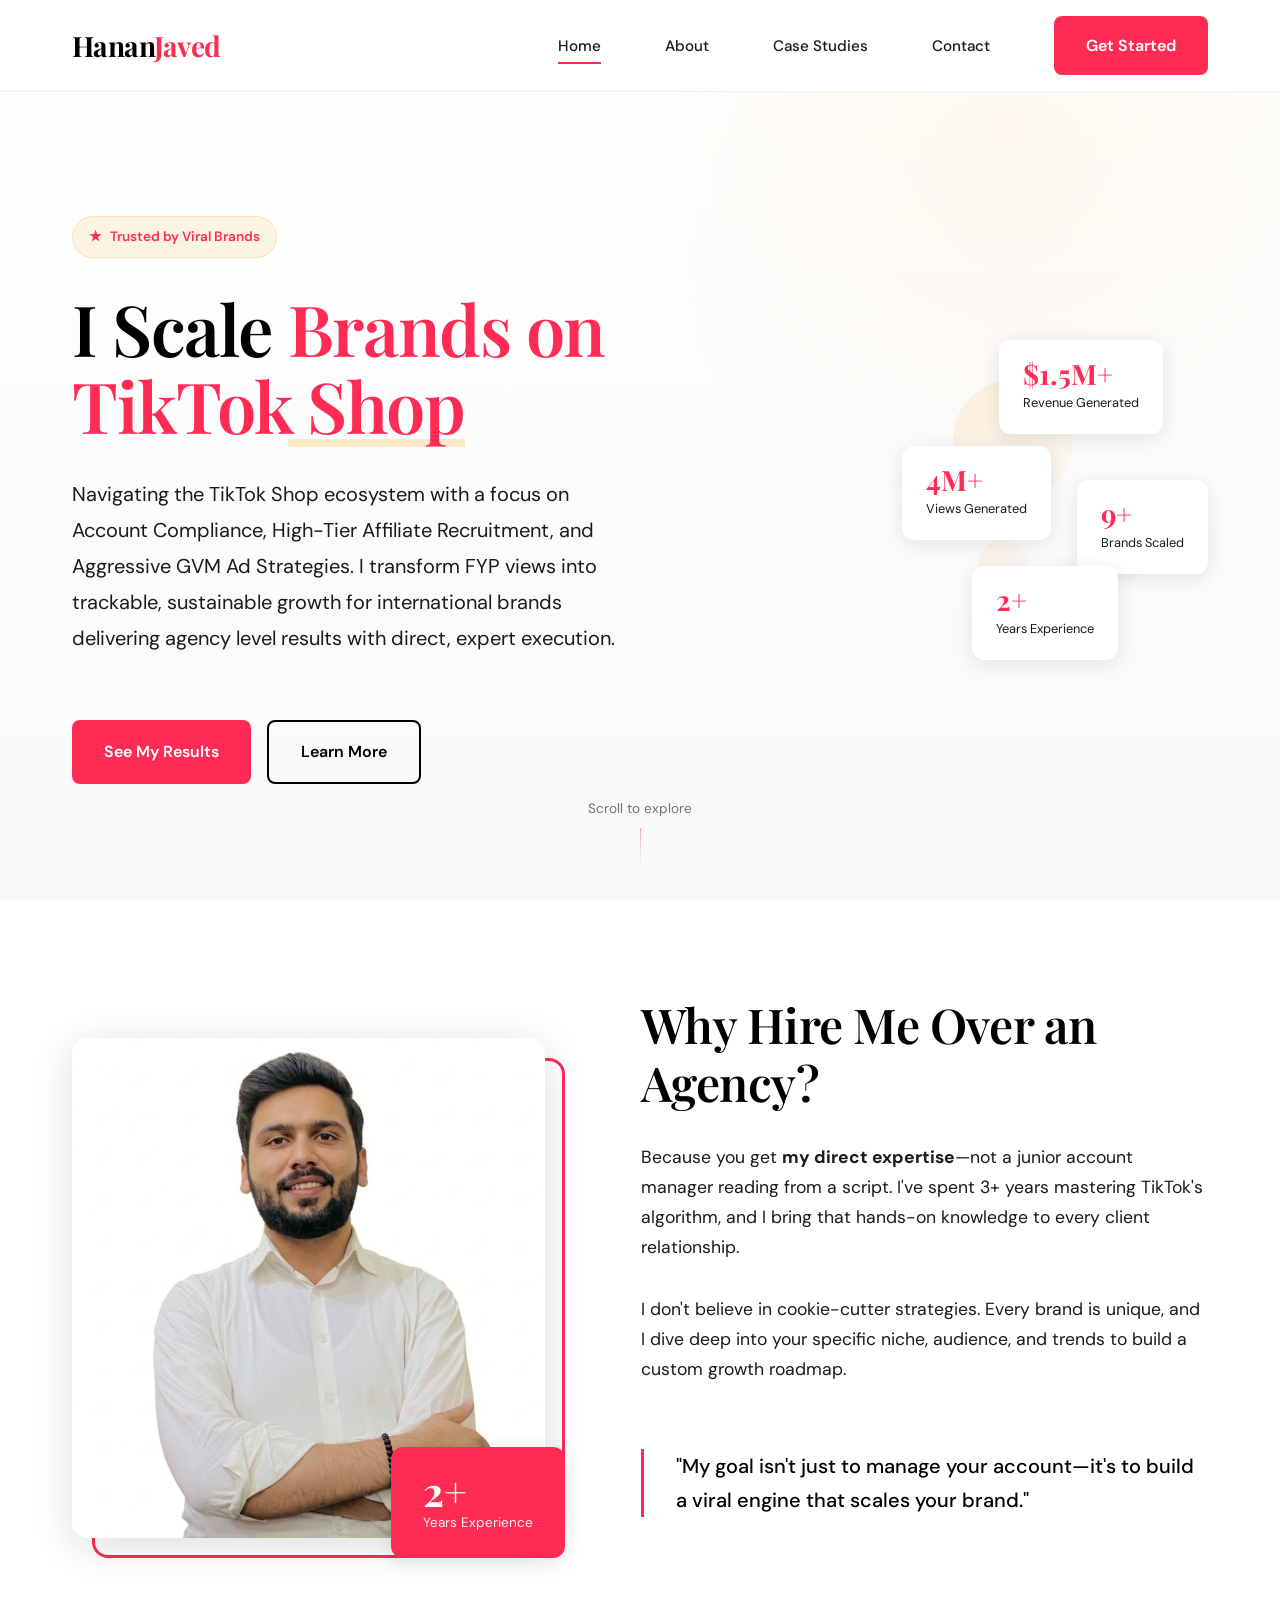
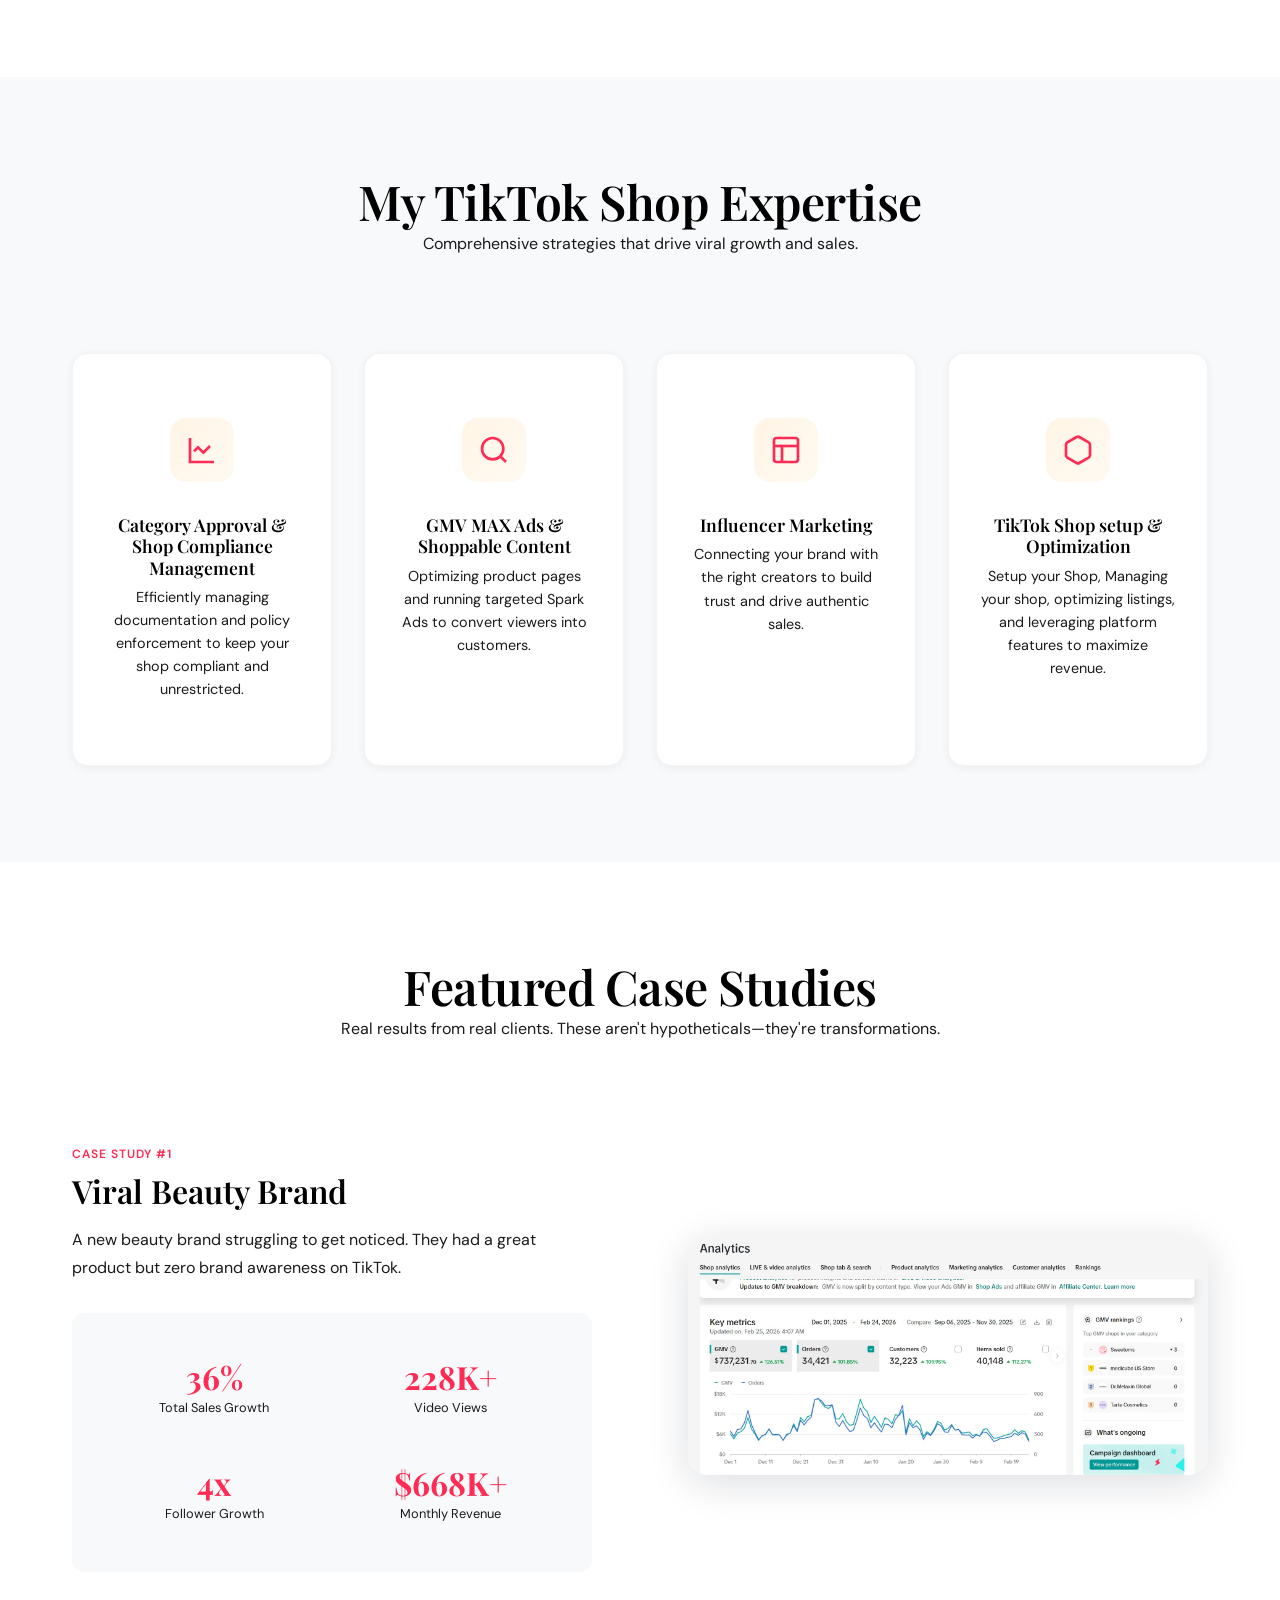
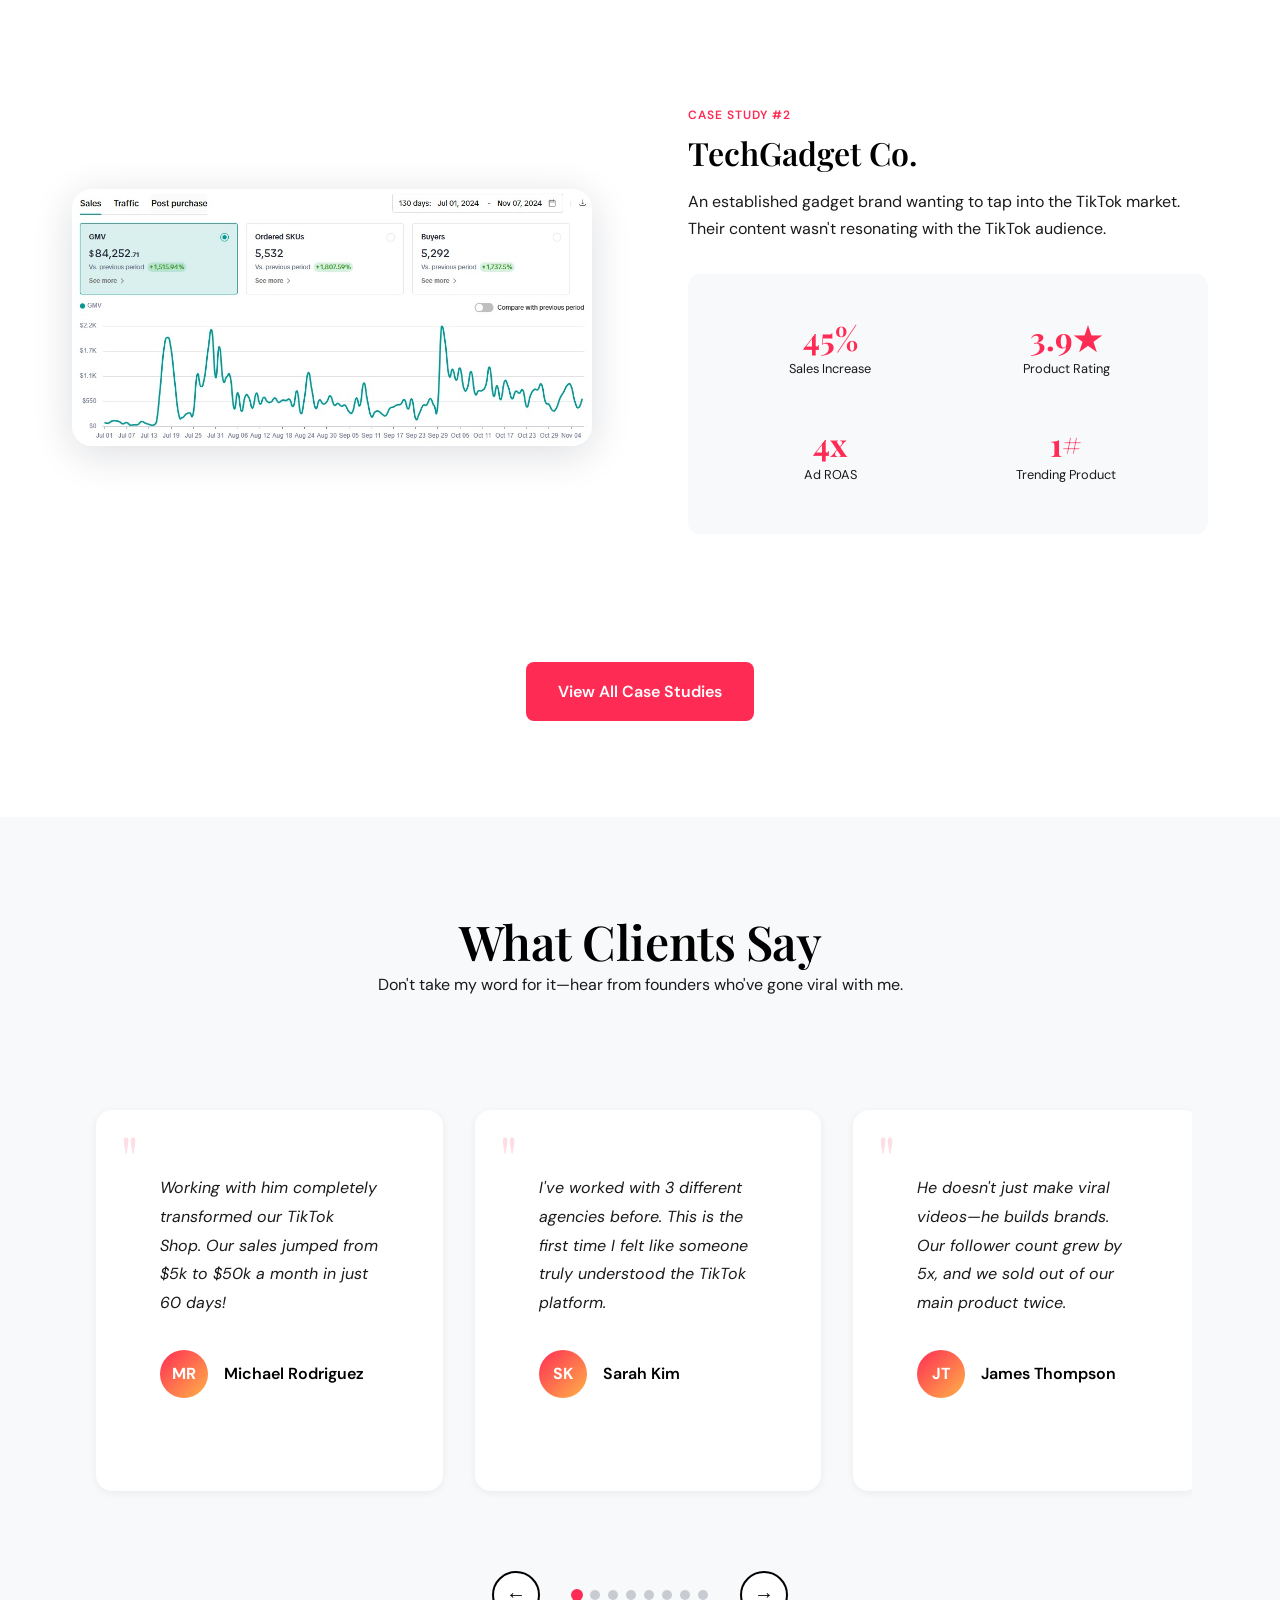
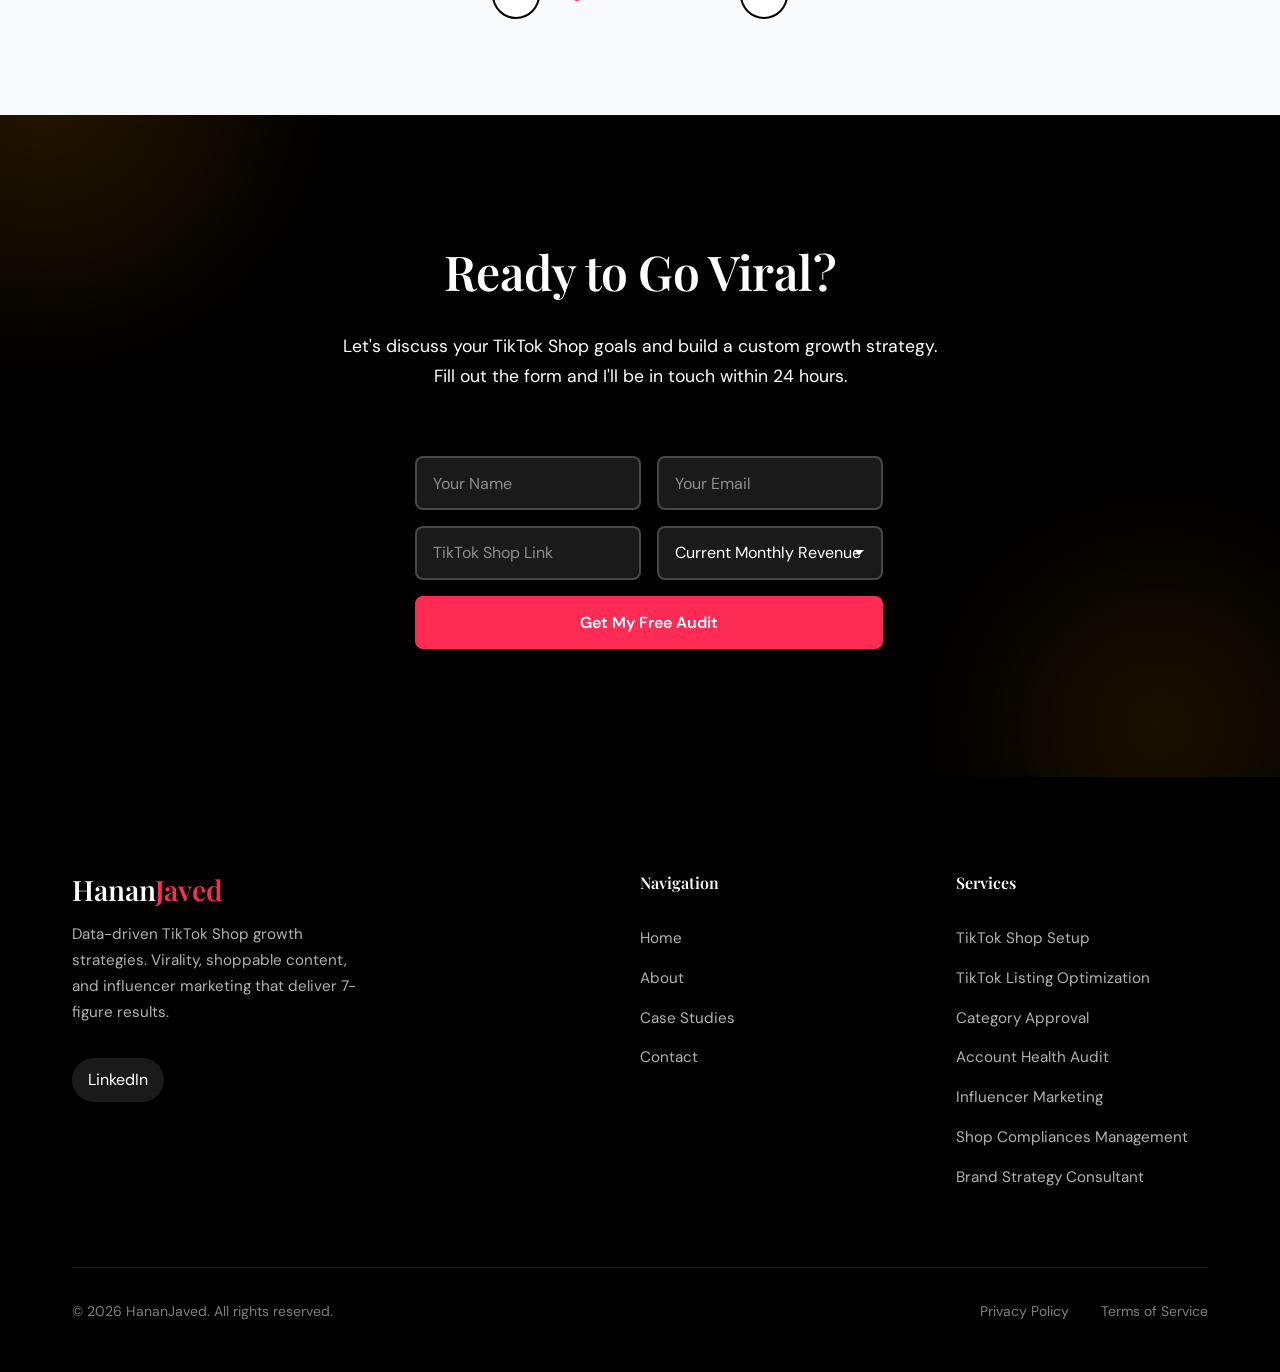
<file: index.html>
<!DOCTYPE html>
<html lang="en">
<head>
  <meta charset="UTF-8">
  <meta name="viewport" content="width=device-width, initial-scale=1.0">
  <meta name="description" content="I scale brands on TikTok Shop to 7-figures through viral marketing, shoppable content, and influencer partnerships.">
  <title>TikTok Shop Growth Specialist | 7-Figure Virality & Sales Expert</title>
  <link rel="stylesheet" href="styles.css">
</head>
<body>
  <!-- Navigation -->
  <nav class="nav">
    <div class="container">
      <div class="nav__inner">
        <a href="index.html" class="nav__logo">Hanan<span>Javed</span></a>
        <ul class="nav__links">
          <li><a href="index.html" class="nav__link active">Home</a></li>
          <li><a href="about.html" class="nav__link">About</a></li>
          <li><a href="case-studies.html" class="nav__link">Case Studies</a></li>
          <li><a href="contact.html" class="nav__link">Contact</a></li>
          <li><a href="contact.html" class="btn btn--primary nav__cta">Get Started</a></li>
        </ul>
        <button class="nav__mobile-toggle" aria-label="Toggle menu">
          <span></span>
          <span></span>
          <span></span>
        </button>
      </div>
    </div>
  </nav>

  <!-- Hero Section -->
  <section class="hero">
    <div class="container">
      <div class="hero__content">
        <span class="hero__badge hidden-element">Trusted by Viral Brands</span>
        <h1 class="hero__title hidden-element">
          I Scale <span class="highlight">Brands on TikTok Shop</span>
        </h1>
        <p class="hero__subtitle hidden-element hidden-element--fade">
         Navigating the TikTok Shop ecosystem with a focus on Account Compliance, High-Tier Affiliate Recruitment, and Aggressive GVM Ad Strategies.
        I transform FYP views into trackable, sustainable growth for international brands delivering agency level results with direct, expert execution.
          </p>
        <div class="hero__ctas hidden-element hidden-element--fade">
          <a href="case-studies.html" class="btn btn--primary">See My Results</a>
          <a href="about.html" class="btn btn--secondary">Learn More</a>
        </div>
      </div>
      
      <!-- Mobile Stats (shown only on mobile) -->
      <div class="hero__mobile-stats">
        <div class="hero__stat-card">
          <div class="hero__stat-value"><span data-counter="1.5" data-prefix="$" data-suffix="M+">$0M+</span></div>
          <div class="hero__stat-label">Revenue</div>
        </div>
        <div class="hero__stat-card">
          <div class="hero__stat-value"><span data-counter="10" data-suffix="+">0+</span></div>
          <div class="hero__stat-label">Brands</div>
        </div>
        <div class="hero__stat-card">
          <div class="hero__stat-value"><span data-counter="3" data-suffix="+">0+</span></div>
          <div class="hero__stat-label">Years</div>
        </div>
        <div class="hero__stat-card">
          <div class="hero__stat-value"><span data-counter="5" data-suffix="M+">0/5</span></div>
          <div class="hero__stat-label">Views</div>
        </div>
      </div>
      
      <!-- Hero Visual Elements (Right Side) -->
      <div class="hero__visuals">
        <div class="hero__stat-card hero__stat-card--1 hidden-element">
          <div class="hero__stat-value"><span data-counter="1.5" data-prefix="$" data-suffix="M+">$0M+</span></div>
          <div class="hero__stat-label">Revenue Generated</div>
        </div>
        <div class="hero__stat-card hero__stat-card--2 hidden-element hidden-element--fade">
          <div class="hero__stat-value"><span data-counter="10" data-suffix="+">0+</span></div>
          <div class="hero__stat-label">Brands Scaled</div>
        </div>
        <div class="hero__stat-card hero__stat-card--3 hidden-element hidden-element--fade">
          <div class="hero__stat-value"><span data-counter="3" data-suffix="+">0+</span></div>
          <div class="hero__stat-label">Years Experience</div>
        </div>
        <div class="hero__stat-card hero__stat-card--4 hidden-element hidden-element--fade">
          <div class="hero__stat-value"><span data-counter="5" data-suffix="M+">0/5</span></div>
          <div class="hero__stat-label">Views Generated</div>
        </div>
        <div class="hero__shape hero__shape--1"></div>
        <div class="hero__shape hero__shape--2"></div>
        <div class="hero__shape hero__shape--3"></div>
      </div>
    </div>
    <div class="hero__scroll">
      <span>Scroll to explore</span>
      <div class="hero__scroll-line"></div>
    </div>
  </section>

  <!-- About Me Section -->
  <section class="section about">
    <div class="container">
      <div class="about__grid">
        <div class="about__image hidden-element hidden-element--left">
          <div class="about__image-wrapper">
            <img src="images/hanan.png" alt="TikTok Shop Growth Specialist Portrait">
          </div>
          <div class="about__image-accent"></div>
          <div class="about__years">
            <div class="about__years-number"><span data-counter="3" data-suffix="+">0+</span></div>
            <div class="about__years-label">Years Experience</div>
          </div>
        </div>
        <div class="about__content">
          <h2 class="hidden-element">Why Hire Me Over an Agency?</h2>
          <p class="hidden-element hidden-element--fade">Because you get <strong>my direct expertise</strong>—not a junior account manager reading from a script. I've spent 3+ years mastering TikTok's algorithm, and I bring that hands-on knowledge to every client relationship.</p>
          <p class="hidden-element hidden-element--fade">I don't believe in cookie-cutter strategies. Every brand is unique, and I dive deep into your specific niche, audience, and trends to build a custom growth roadmap.</p>
          <div class="highlight-text hidden-element hidden-element--fade">
            "My goal isn't just to manage your account—it's to build a viral engine that scales your brand."
          </div>
        </div>
      </div>
    </div>
  </section>

  <!-- Expertise Section -->
  <section class="section expertise">
    <div class="container">
      <div class="expertise__header">
        <h2 class="hidden-element">My TikTok Shop Expertise</h2>
        <p class="hidden-element hidden-element--fade">Comprehensive strategies that drive viral growth and sales.</p>
      </div>
      <div class="expertise__grid">
        <div class="expertise-card hidden-element">
          <div class="expertise-card__icon">
            <svg viewBox="0 0 24 24" fill="none" stroke="currentColor" stroke-width="2">
              <path d="M3 3v18h18"/>
              <path d="M18 9l-5 5-4-4-3 3"/>
            </svg>
          </div>
          <h4>Category Approval & Shop Compliance Management</h4>
          <p>Efficiently managing documentation and policy enforcement to keep your shop compliant and unrestricted.</p>
        </div>
        <div class="expertise-card hidden-element hidden-element--fade">
          <div class="expertise-card__icon">
            <svg viewBox="0 0 24 24" fill="none" stroke="currentColor" stroke-width="2">
              <circle cx="11" cy="11" r="8"/>
              <path d="M21 21l-4.35-4.35"/>
            </svg>
          </div>
          <h4>GMV MAX Ads & Shoppable Content</h4>
          <p>Optimizing product pages and running targeted Spark Ads to convert viewers into customers.</p>
        </div>
        <div class="expertise-card hidden-element hidden-element--fade">
          <div class="expertise-card__icon">
            <svg viewBox="0 0 24 24" fill="none" stroke="currentColor" stroke-width="2">
              <rect x="3" y="3" width="18" height="18" rx="2"/>
              <path d="M3 9h18"/>
              <path d="M9 21V9"/>
            </svg>
          </div>
          <h4>Influencer Marketing</h4>
          <p>Connecting your brand with the right creators to build trust and drive authentic sales.</p>
        </div>
        <div class="expertise-card hidden-element hidden-element--fade">
          <div class="expertise-card__icon">
            <svg viewBox="0 0 24 24" fill="none" stroke="currentColor" stroke-width="2">
              <path d="M21 16V8a2 2 0 0 0-1-1.73l-7-4a2 2 0 0 0-2 0l-7 4A2 2 0 0 0 3 8v8a2 2 0 0 0 1 1.73l7 4a2 2 0 0 0 2 0l7-4A2 2 0 0 0 21 16z"/>
            </svg>
          </div>
          <h4>TikTok Shop setup & Optimization</h4>
          <p>Setup your Shop, Managing your shop, optimizing listings, and leveraging platform features to maximize revenue.</p>
        </div>
      </div>
    </div>
  </section>

  <!-- Case Studies Section -->
  <section class="section case-studies" id="case-studies">
    <div class="container">
      <div class="case-studies__header">
        <h2 class="hidden-element">Featured Case Studies</h2>
        <p class="hidden-element hidden-element--fade">Real results from real clients. These aren't hypotheticals—they're transformations.</p>
      </div>

      <!-- Case Study 1 -->
      <article class="case-study hidden-element">
        <div class="case-study__image">
          <img src="images/case-study1.jpg" alt="Viral Beauty Brand">
        </div>
        <div class="case-study__content">
          <span class="case-study__label">Case Study #1</span>
          <h3>Viral Beauty Brand</h3>
          <p class="case-study__description">
            A new beauty brand struggling to get noticed. They had a great product but zero brand awareness on TikTok.
          </p>
          <div class="case-study__metrics">
            <div class="case-study__metric">
              <div class="case-study__metric-value"><span data-counter="40" data-suffix="%">0%</span></div>
              <div class="case-study__metric-label">Total Sales Growth</div>
            </div>
            <div class="case-study__metric">
              <div class="case-study__metric-value"><span data-counter="250" data-suffix="K+">0%</span></div>
              <div class="case-study__metric-label">Video Views</div>
            </div>
            <div class="case-study__metric">
              <div class="case-study__metric-value"><span data-counter="5" data-suffix="x">0x</span></div>
              <div class="case-study__metric-label">Follower Growth</div>
            </div>
            <div class="case-study__metric">
              <div class="case-study__metric-value"><span data-counter="730" data-prefix="$" data-suffix="K+">$0K</span></div>
              <div class="case-study__metric-label">Monthly Revenue</div>
            </div>
          </div>
        </div>
      </article>

      <!-- Case Study 2 -->
      <article class="case-study hidden-element">
        <div class="case-study__image">
          <img src="images/case-study3.jpg" alt="Gadget Brand">
        </div>
        <div class="case-study__content">
          <span class="case-study__label">Case Study #2</span>
          <h3>TechGadget Co.</h3>
          <p class="case-study__description">
            An established gadget brand wanting to tap into the TikTok market. Their content wasn't resonating with the TikTok audience.
          </p>
          <div class="case-study__metrics">
            <div class="case-study__metric">
              <div class="case-study__metric-value"><span data-counter="50" data-suffix="%">0%</span></div>
              <div class="case-study__metric-label">Sales Increase</div>
            </div>
            <div class="case-study__metric">
              <div class="case-study__metric-value"><span data-counter="4" data-suffix=".9★">0★</span></div>
              <div class="case-study__metric-label">Product Rating</div>
            </div>
            <div class="case-study__metric">
              <div class="case-study__metric-value"><span data-counter="5" data-suffix="x">0x</span></div>
              <div class="case-study__metric-label">Ad ROAS</div>
            </div>
            <div class="case-study__metric">
              <div class="case-study__metric-value"><span data-counter="2" data-suffix="#">#</span></div>
              <div class="case-study__metric-label">Trending Product</div>
            </div>
          </div>
        </div>
      </article>

      <div class="text-center mt-md hidden-element">
        <a href="case-studies.html" class="btn btn--primary">View All Case Studies</a>
      </div>
    </div>
  </section>

  <!-- Testimonials Section -->
  <section class="section testimonials">
    <div class="container">
      <div class="testimonials__header">
        <h2 class="hidden-element">What Clients Say</h2>
        <p class="hidden-element hidden-element--fade">Don't take my word for it—hear from founders who've gone viral with me.</p>
      </div>
      
      <div class="testimonial-carousel hidden-element">
        <div class="testimonial-carousel__track">
          <!-- Testimonial 1 -->
          <div class="testimonial">
            <p class="testimonial__text">Working with him completely transformed our TikTok Shop. Our sales jumped from $5k to $50k a month in just 60 days!</p>
            <div class="testimonial__author">
              <div class="testimonial__avatar">MR</div>
              <div class="testimonial__info">
                <div class="testimonial__name">Michael Rodriguez</div>
              </div>
            </div>
          </div>
          <!-- Testimonial 2 -->
          <div class="testimonial">
            <p class="testimonial__text">I've worked with 3 different agencies before. This is the first time I felt like someone truly understood the TikTok platform.</p>
            <div class="testimonial__author">
              <div class="testimonial__avatar">SK</div>
              <div class="testimonial__info">
                <div class="testimonial__name">Sarah Kim</div>
              </div>
            </div>
          </div>
          <!-- Testimonial 3 -->
          <div class="testimonial">
            <p class="testimonial__text">He doesn't just make viral videos—he builds brands. Our follower count grew by 5x, and we sold out of our main product twice.</p>
            <div class="testimonial__author">
              <div class="testimonial__avatar">JT</div>
              <div class="testimonial__info">
                <div class="testimonial__name">James Thompson</div>
              </div>
            </div>
          </div>
          <!-- Testimonial 4 -->
          <div class="testimonial">
            <p class="testimonial__text">Our products were lost in the noise. He helped us find our voice and create content that connects with our audience. We saw a 300% increase in sales.</p>
            <div class="testimonial__author">
              <div class="testimonial__avatar">LW</div>
              <div class="testimonial__info">
                <div class="testimonial__name">Lisa Wang</div>
              </div>
            </div>
          </div>
          <!-- Testimonial 5 -->
          <div class="testimonial">
            <p class="testimonial__text">I was skeptical about TikTok Shop, but he showed me the potential. We're now doing $100k/month in sales, and it's our top revenue channel.</p>
            <div class="testimonial__author">
              <div class="testimonial__avatar">DP</div>
              <div class="testimonial__info">
                <div class="testimonial__name">David Park</div>
              </div>
            </div>
          </div>
          <!-- Testimonial 6 -->
          <div class="testimonial">
            <p class="testimonial__text">He helped us navigate the complexities of TikTok Shop and set us up for long-term success. A true expert.</p>
            <div class="testimonial__author">
              <div class="testimonial__avatar">AM</div>
              <div class="testimonial__info">
                <div class="testimonial__name">Amanda Martinez</div>
              </div>
            </div>
          </div>
          <!-- Testimonial 7 -->
          <div class="testimonial">
            <p class="testimonial__text">Our influencer campaign was a huge success. He found the perfect creators who genuinely loved our product.</p>
            <div class="testimonial__author">
              <div class="testimonial__avatar">RC</div>
              <div class="testimonial__info">
                <div class="testimonial__name">Robert Chen</div>
              </div>
            </div>
          </div>
          <!-- Testimonial 8 -->
          <div class="testimonial">
            <p class="testimonial__text">Best investment we've made for our business. He thinks like a creator and a marketer, a rare combination.</p>
            <div class="testimonial__author">
              <div class="testimonial__avatar">JN</div>
              <div class="testimonial__info">
                <div class="testimonial__name">Jennifer Nguyen</div>
              </div>
            </div>
          </div>
        </div>
        <div class="testimonial-carousel__controls">
          <button class="testimonial-carousel__btn testimonial-carousel__btn--prev" aria-label="Previous testimonial">←</button>
          <div class="testimonial-carousel__dots"></div>
          <button class="testimonial-carousel__btn testimonial-carousel__btn--next" aria-label="Next testimonial">→</button>
        </div>
      </div>
    </div>
  </section>

  <!-- Final CTA Section -->
  <section class="cta" id="contact">
    <div class="container">
      <div class="cta__content">
        <h2 class="hidden-element">Ready to Go Viral?</h2>
        <p class="hidden-element hidden-element--fade">Let's discuss your TikTok Shop goals and build a custom growth strategy. Fill out the form and I'll be in touch within 24 hours.</p>
        <form class="cta__form hidden-element hidden-element--fade">
          <input type="text" name="name" placeholder="Your Name" required>
          <input type="email" name="email" placeholder="Your Email" required>
          <input type="text" name="store_link" placeholder="TikTok Shop Link">
          <select name="revenue">
            <option value="">Current Monthly Revenue</option>
            <option value="0-10k">Under $10K</option>
            <option value="10k-50k">$10K - $50K</option>
            <option value="50k-100k">$50K - $100K</option>
            <option value="100k-500k">$100K - $500K</option>
            <option value="500k+">$500K+</option>
          </select>
          <button type="submit" class="btn btn--primary">Get My Free Audit</button>
        </form>
      </div>
    </div>
  </section>

  <!-- Footer -->
  <footer class="footer">
    <div class="container">
      <div class="footer__grid">
        <div class="footer__brand">
          <h3>Hanan<span>Javed</span></h3>
          <p>Data-driven TikTok Shop growth strategies. Virality, shoppable content, and influencer marketing that deliver 7-figure results.</p>
          <div class="footer__social">
            <a href="https://www.linkedin.com/in/hanan-j-809ba8284" aria-label="LinkedIn">LinkedIn</a>
          </div>
        </div>
        <div class="footer__column collapsed">
          <h4 class="footer__title">Navigation</h4>
          <ul class="footer__links">
            <li><a href="index.html">Home</a></li>
            <li><a href="about.html">About</a></li>
            <li><a href="case-studies.html">Case Studies</a></li>
            <li><a href="contact.html">Contact</a></li>
          </ul>
        </div>
        <div class="footer__column collapsed">
          <h4 class="footer__title">Services</h4>
          <ul class="footer__links">
            <li><a href="contact.html">TikTok Shop Setup</a></li>
            <li><a href="contact.html">TikTok Listing Optimization</a></li>
            <li><a href="contact.html">Category Approval</a></li>
            <li><a href="contact.html">Account Health Audit</a></li>
            <li><a href="contact.html">Influencer Marketing</a></li>
            <li><a href="contact.html">Shop Compliances Management</a></li>
            <li><a href="contact.html">Brand Strategy Consultant</a></li>
          </ul>
        </div>
      </div>
      <div class="footer__bottom">
        <p class="footer__copyright">© 2026 HananJaved. All rights reserved.</p>
        <div class="footer__legal">
          <a href="privacy.html">Privacy Policy</a>
          <a href="terms.html">Terms of Service</a>
        </div>
      </div>
    </div>
  </footer>

  <script src="app.js"></script>
</body>
</html>
</file>
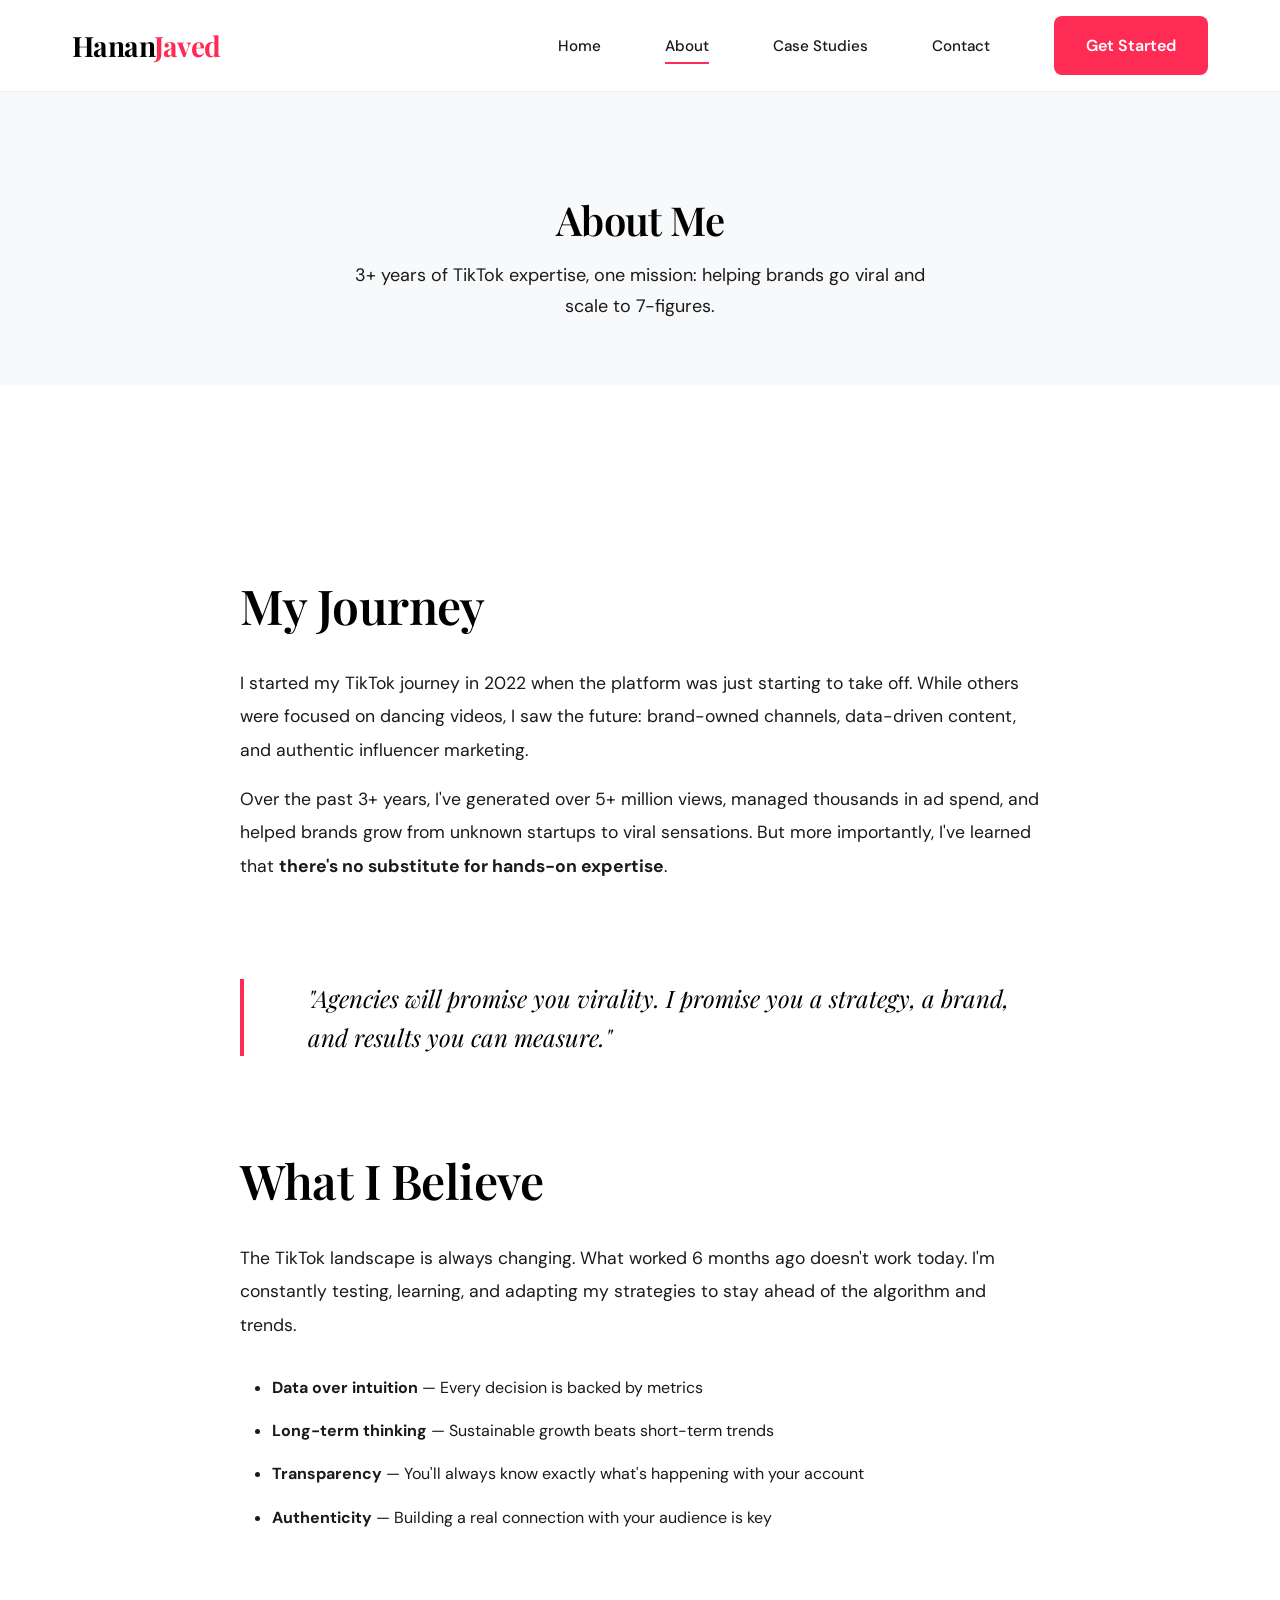
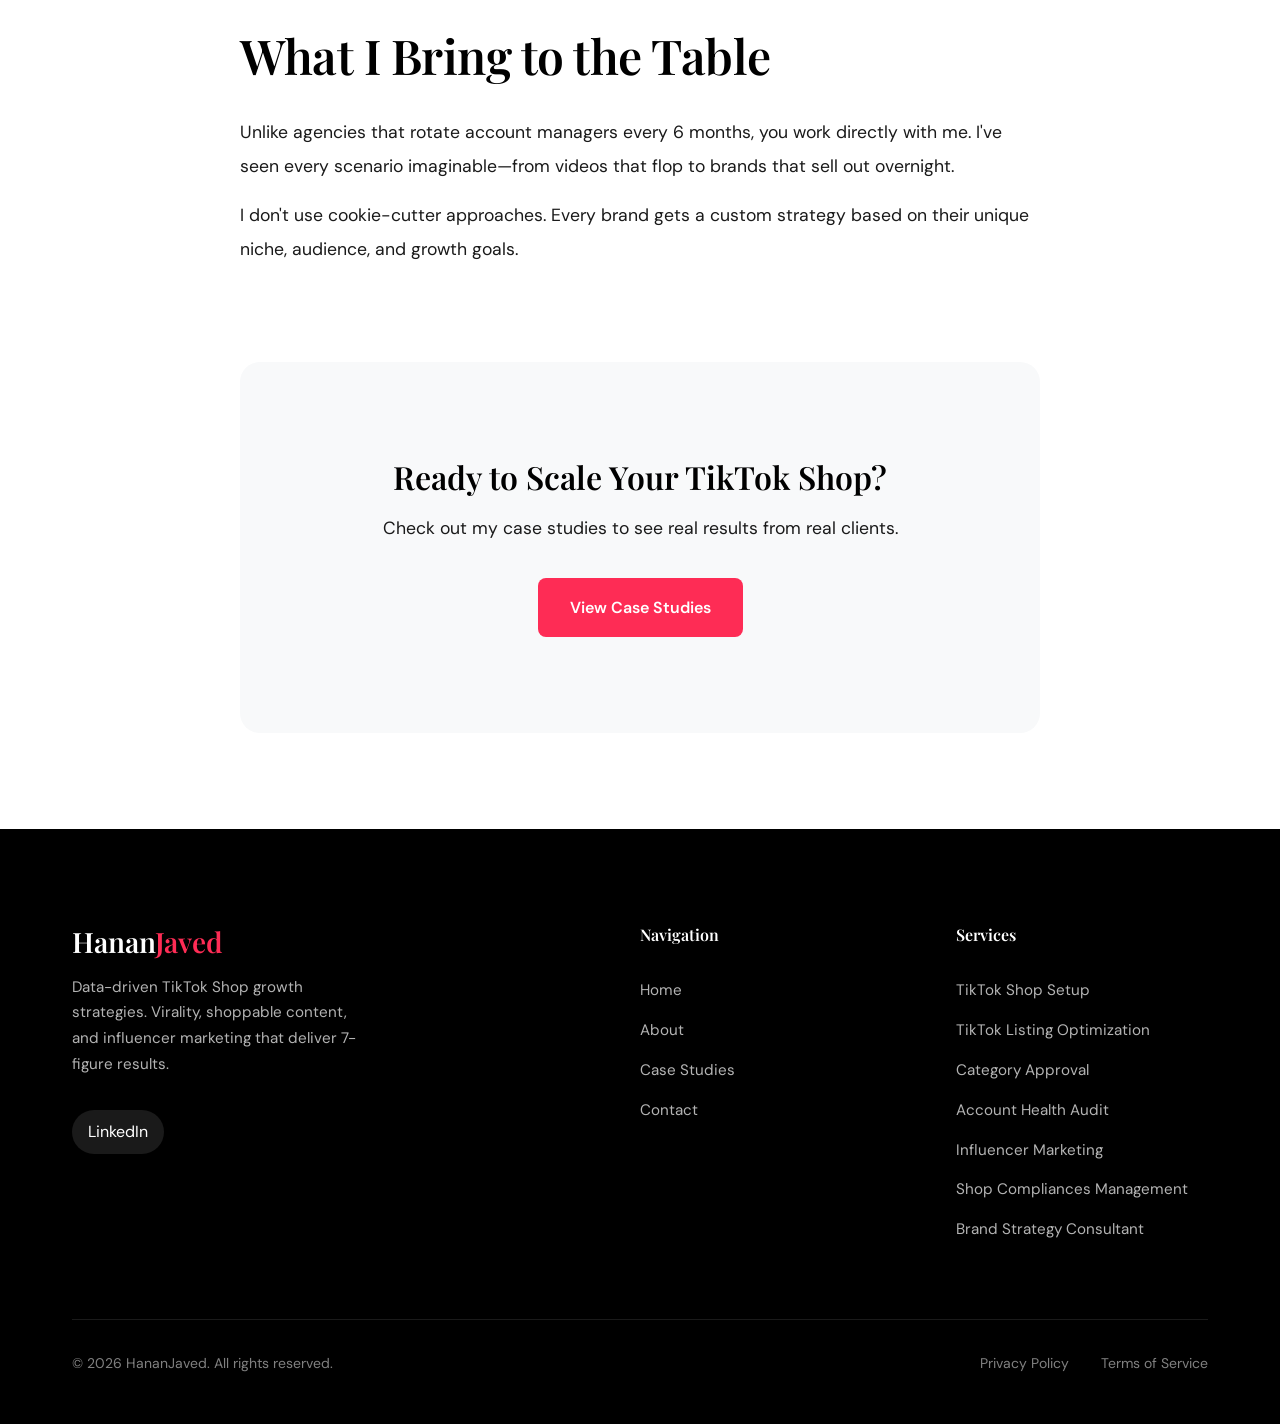
<file: about.html>
<!DOCTYPE html>
<html lang="en">
<head>
  <meta charset="UTF-8">
  <meta name="viewport" content="width=device-width, initial-scale=1.0">
  <meta name="description" content="Learn about my 5+ years of experience scaling brands on TikTok Shop to 7-figures through viral content and influencer marketing.">
  <title>About Me | HananJaved - TikTok Shop Growth Specialist</title>
  <link rel="stylesheet" href="styles.css">
</head>
<body>
  <!-- Navigation -->
  <nav class="nav">
    <div class="container">
      <div class="nav__inner">
        <a href="index.html" class="nav__logo">Hanan<span>Javed</span></a>
        <ul class="nav__links">
          <li><a href="index.html" class="nav__link">Home</a></li>
          <li><a href="about.html" class="nav__link active">About</a></li>
          <li><a href="case-studies.html" class="nav__link">Case Studies</a></li>
          <li><a href="contact.html" class="nav__link">Contact</a></li>
          <li><a href="contact.html" class="btn btn--primary nav__cta">Get Started</a></li>
        </ul>
        <button class="nav__mobile-toggle" aria-label="Toggle menu">
          <span></span>
          <span></span>
          <span></span>
        </button>
      </div>
    </div>
  </nav>

  <!-- Page Header -->
  <header class="page-header">
    <div class="container">
      <h1 class="hidden-element">About Me</h1>
      <p class="hidden-element hidden-element--fade">3+ years of TikTok expertise, one mission: helping brands go viral and scale to 7-figures.</p>
    </div>
  </header>

  <!-- About Content -->
  <section class="about-page">
    <div class="container">
      <div class="about-page__content">
        <h2 class="hidden-element">My Journey</h2>
        <p class="hidden-element hidden-element--fade">I started my TikTok journey in 2022 when the platform was just starting to take off. While others were focused on dancing videos, I saw the future: brand-owned channels, data-driven content, and authentic influencer marketing.</p>
        <p class="hidden-element hidden-element--fade">Over the past 3+ years, I've generated over 5+ million views, managed thousands in ad spend, and helped brands grow from unknown startups to viral sensations. But more importantly, I've learned that <strong>there's no substitute for hands-on expertise</strong>.</p>

        <blockquote class="about-page__quote hidden-element">
          "Agencies will promise you virality. I promise you a strategy, a brand, and results you can measure."
        </blockquote>

        <h2 class="hidden-element">What I Believe</h2>
        <p class="hidden-element hidden-element--fade">The TikTok landscape is always changing. What worked 6 months ago doesn't work today. I'm constantly testing, learning, and adapting my strategies to stay ahead of the algorithm and trends.</p>
        
        <ul class="hidden-element hidden-element--fade">
          <li><strong>Data over intuition</strong> — Every decision is backed by metrics</li>
          <li><strong>Long-term thinking</strong> — Sustainable growth beats short-term trends</li>
          <li><strong>Transparency</strong> — You'll always know exactly what's happening with your account</li>
          <li><strong>Authenticity</strong> — Building a real connection with your audience is key</li>
        </ul>

        <h2 class="hidden-element">What I Bring to the Table</h2>
        <p class="hidden-element hidden-element--fade">Unlike agencies that rotate account managers every 6 months, you work directly with me. I've seen every scenario imaginable—from videos that flop to brands that sell out overnight.</p>
        <p class="hidden-element hidden-element--fade">I don't use cookie-cutter approaches. Every brand gets a custom strategy based on their unique niche, audience, and growth goals.</p>

        <div class="about-page__cta hidden-element">
          <h3>Ready to Scale Your TikTok Shop?</h3>
          <p>Check out my case studies to see real results from real clients.</p>
          <a href="case-studies.html" class="btn btn--primary">View Case Studies</a>
        </div>
      </div>
    </div>
  </section>

  <!-- Footer -->
  <footer class="footer">
    <div class="container">
      <div class="footer__grid">
        <div class="footer__brand">
          <h3>Hanan<span>Javed</span></h3>
          <p>Data-driven TikTok Shop growth strategies. Virality, shoppable content, and influencer marketing that deliver 7-figure results.</p>
          <div class="footer__social">
            <a href="https://www.linkedin.com/in/hanan-j-809ba8284" aria-label="LinkedIn">LinkedIn</a>
          </div>
        </div>
        <div class="footer__column collapsed">
          <h4 class="footer__title">Navigation</h4>
          <ul class="footer__links">
            <li><a href="index.html">Home</a></li>
            <li><a href="about.html">About</a></li>
            <li><a href="case-studies.html">Case Studies</a></li>
            <li><a href="contact.html">Contact</a></li>
          </ul>
        </div>
        <div class="footer__column collapsed">
          <h4 class="footer__title">Services</h4>
          <ul class="footer__links">
            <li><a href="contact.html">TikTok Shop Setup</a></li>
            <li><a href="contact.html">TikTok Listing Optimization</a></li>
            <li><a href="contact.html">Category Approval</a></li>
            <li><a href="contact.html">Account Health Audit</a></li>
            <li><a href="contact.html">Influencer Marketing</a></li>
            <li><a href="contact.html">Shop Compliances Management</a></li>
            <li><a href="contact.html">Brand Strategy Consultant</a></li>
          </ul>
        </div>
      </div>
      <div class="footer__bottom">
        <p class="footer__copyright">© 2026 HananJaved. All rights reserved.</p>
        <div class="footer__legal">
          <a href="privacy.html">Privacy Policy</a>
          <a href="terms.html">Terms of Service</a>
        </div>
      </div>
    </div>
  </footer>

  <script src="app.js"></script>
</body>
</html>
</file>
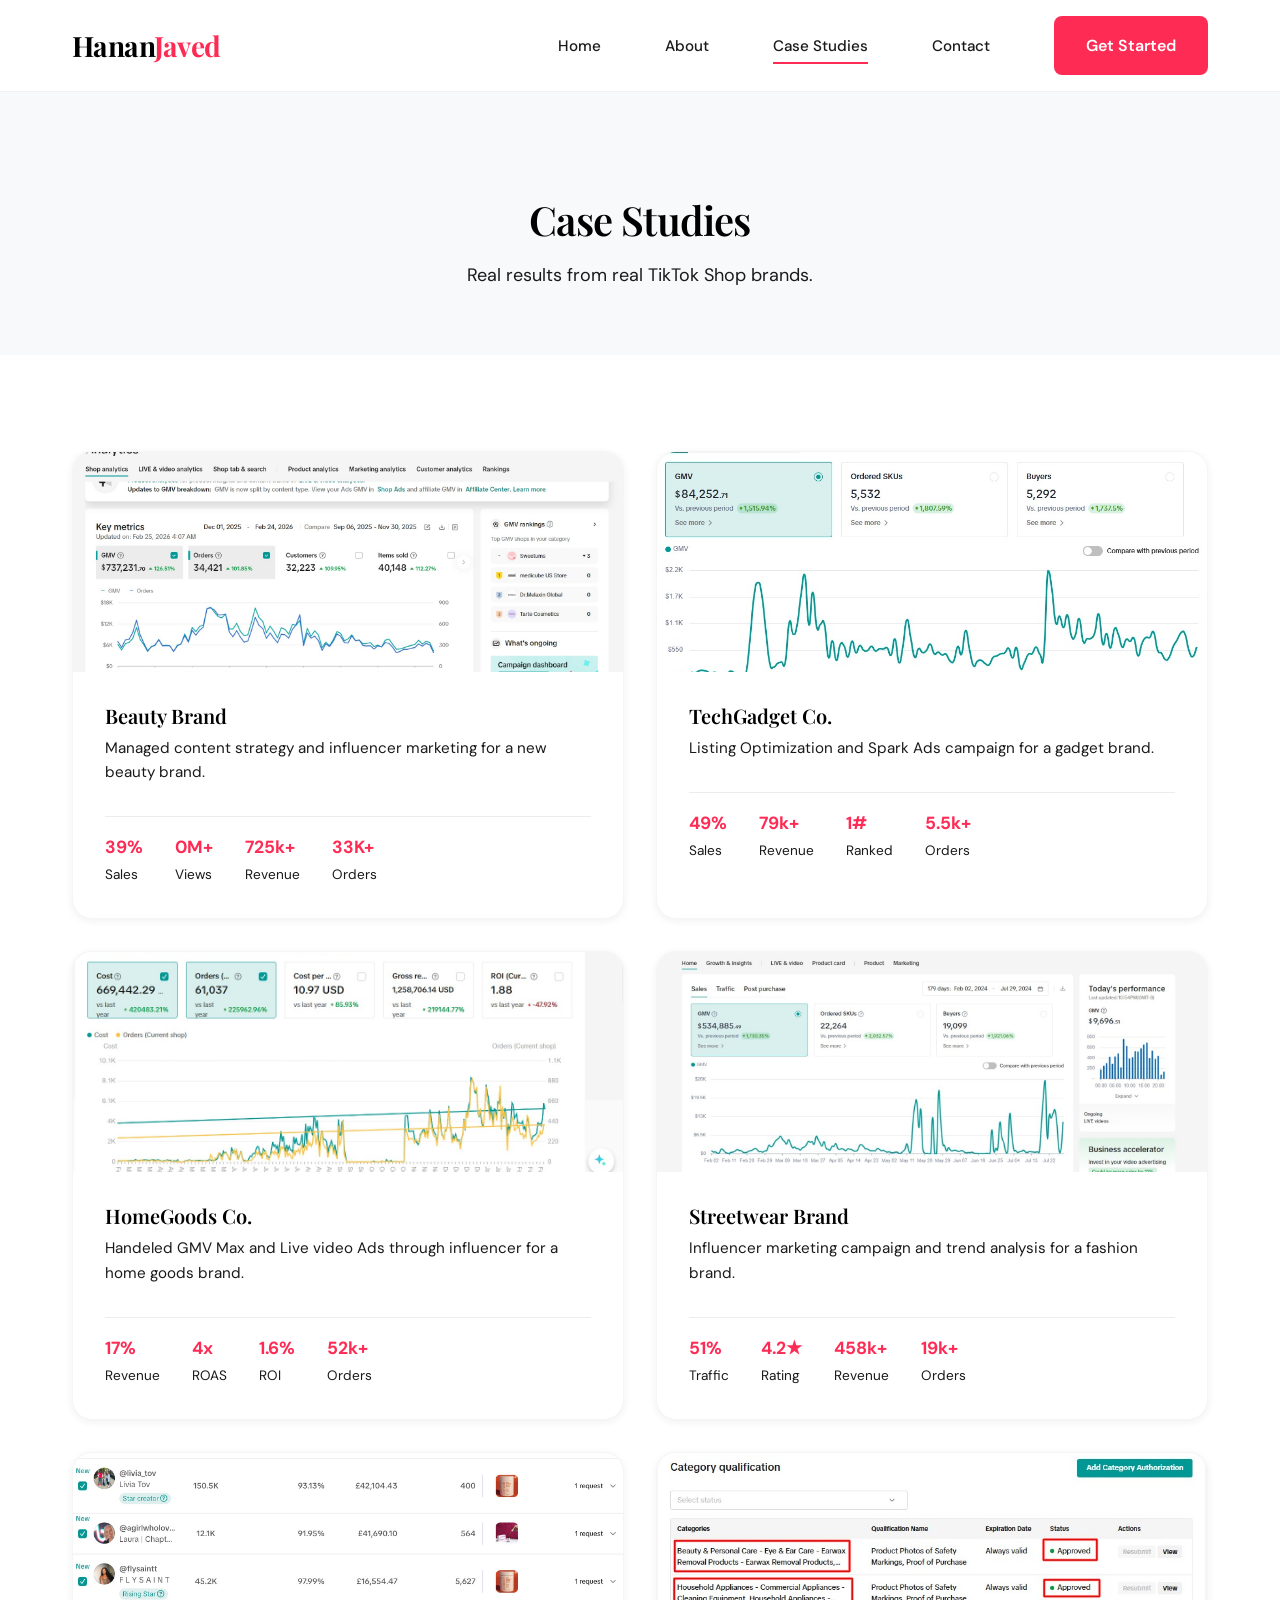
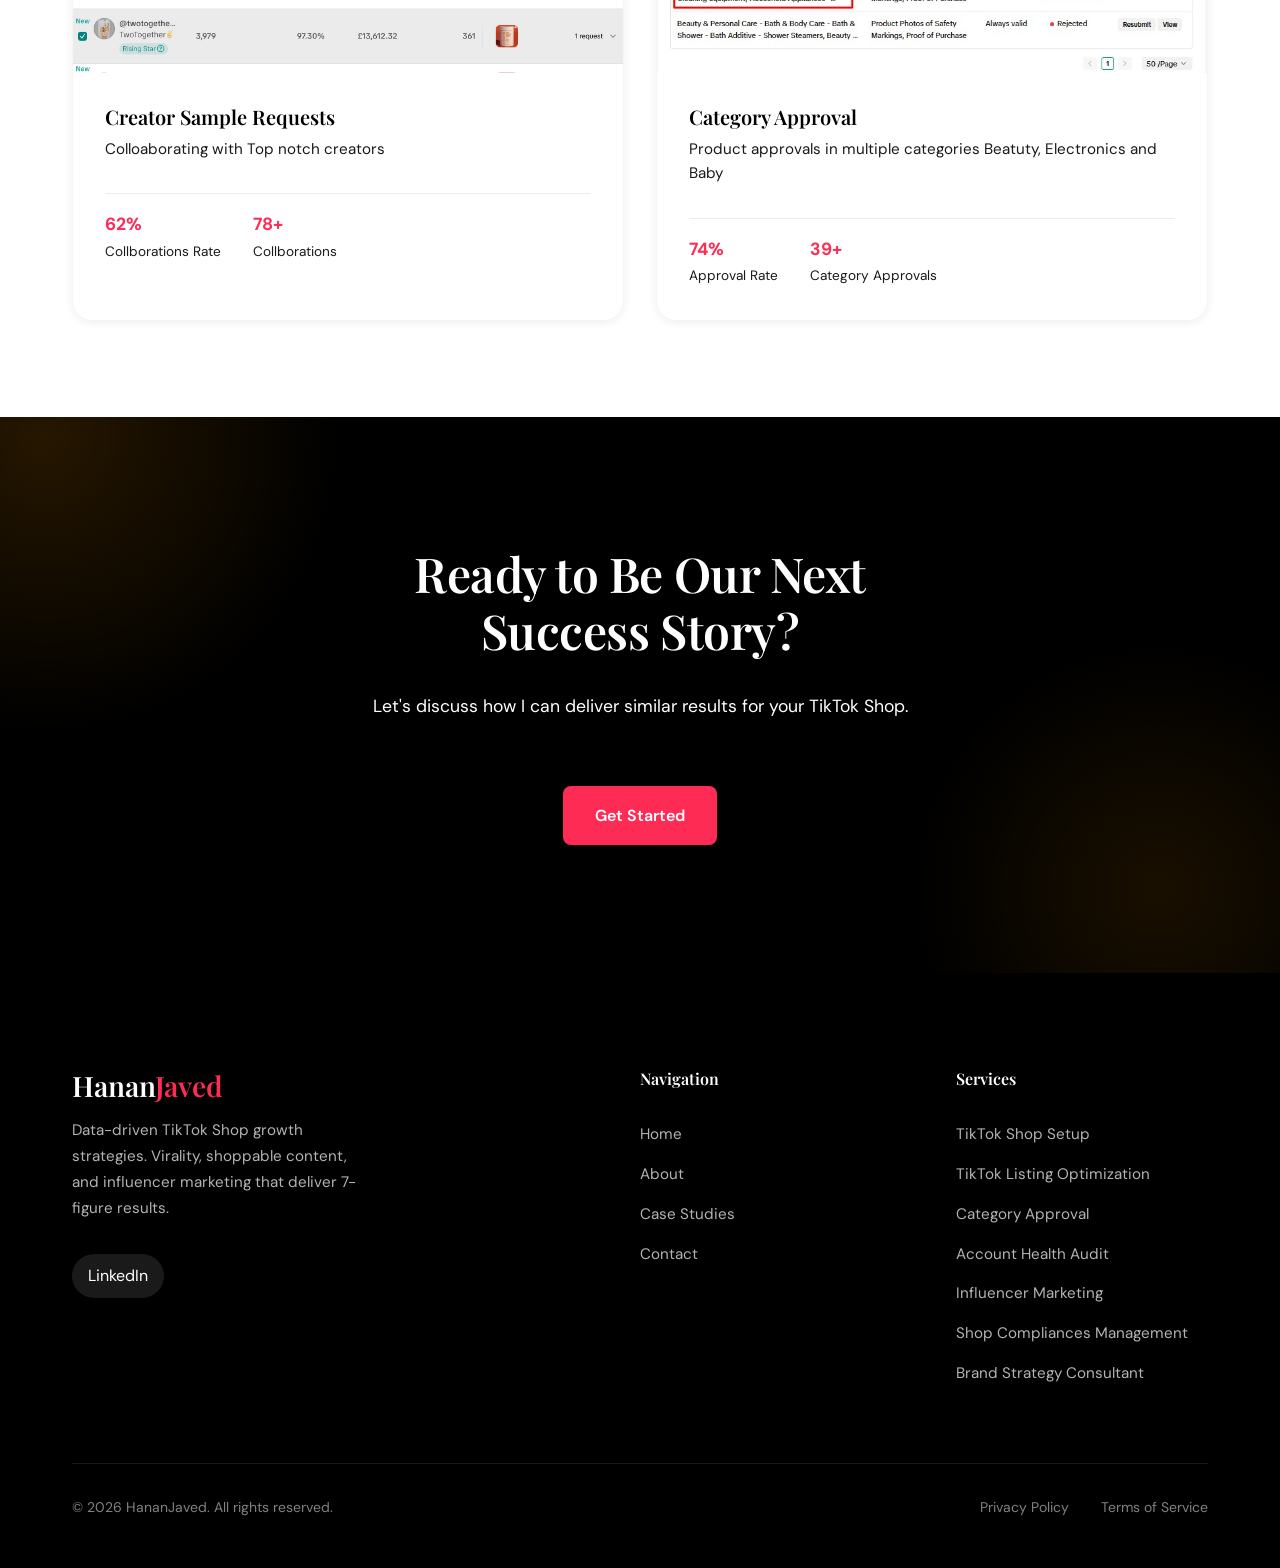
<file: case-studies.html>
<!DOCTYPE html>
<html lang="en">
<head>
  <meta charset="UTF-8">
  <meta name="viewport" content="width=device-width, initial-scale=1.0">
  <meta name="description" content="Explore my portfolio of TikTok Shop case studies. Real results: +500% sales growth, 10M+ video views.">
  <title>Case Studies | HananJaved - TikTok Shop Growth Specialist</title>
  <link rel="stylesheet" href="styles.css">
</head>
<body>
  <!-- Navigation -->
  <nav class="nav">
    <div class="container">
      <div class="nav__inner">
        <a href="index.html" class="nav__logo">Hanan<span>Javed</span></a>
        <ul class="nav__links">
          <li><a href="index.html" class="nav__link">Home</a></li>
          <li><a href="about.html" class="nav__link">About</a></li>
          <li><a href="case-studies.html" class="nav__link active">Case Studies</a></li>
          <li><a href="contact.html" class="nav__link">Contact</a></li>
          <li><a href="contact.html" class="btn btn--primary nav__cta">Get Started</a></li>
        </ul>
        <button class="nav__mobile-toggle" aria-label="Toggle menu">
          <span></span>
          <span></span>
          <span></span>
        </button>
      </div>
    </div>
  </nav>

  <!-- Page Header -->
  <header class="page-header">
    <div class="container">
      <h1 class="hidden-element">Case Studies</h1>
      <p class="hidden-element hidden-element--fade">Real results from real TikTok Shop brands.</p>
    </div>
  </header>

  <!-- Case Studies Grid -->
  <section class="case-studies-grid">
    <div class="container">
      <div class="case-studies__cards">
        <!-- Case Study 1 -->
        <article class="case-card hidden-element" data-category="beauty">
          <div class="case-card__image">
            <img src="images/case-study1.jpg" alt="Viral Beauty Brand">
          </div>
          <div class="case-card__content">
            <h3>Beauty Brand</h3>
            <p class="case-card__description">Managed content strategy and influencer marketing for a new beauty brand.</p>
            <div class="case-card__metrics">
              <div class="case-card__metric"><strong data-counter="40" data-suffix="%">+0%</strong> Sales</div>
              <div class="case-card__metric"><strong data-counter="1" data-suffix="M+">0M+</strong> Views</div>
              <div class="case-card__metric"><strong data-counter="730" data-suffix="k+">+0%</strong> Revenue</div>
              <div class="case-card__metric"><strong data-counter="34" data-suffix="K+">0M+</strong> Orders</div>

            </div>
          </div>
        </article>

        <!-- Case Study 2 -->
        <article class="case-card hidden-element hidden-element--fade" data-category="gadgets">
          <div class="case-card__image">
            <img src="images/case-study3.jpg" alt="Gadget Brand">
          </div>
          <div class="case-card__content">
            <h3>TechGadget Co.</h3>
            <p class="case-card__description">Listing Optimization and Spark Ads campaign for a gadget brand.</p>
            <div class="case-card__metrics">
              <div class="case-card__metric"><strong data-counter="50" data-suffix="%">+0%</strong> Sales</div>
              <div class="case-card__metric"><strong data-counter="80" data-suffix="k+">+0%</strong> Revenue</div>
              <div class="case-card__metric"><strong data-counter="2" data-suffix="#">+0%</strong> Ranked</div>
              <div class="case-card__metric"><strong data-counter="5.5" data-suffix="k+">+0%</strong> Orders</div>
            </div>
          </div>
        </article>

        <!-- Case Study 3 -->
        <article class="case-card hidden-element" data-category="home">
          <div class="case-card__image">
            <img src="images/case-study2.jpg" alt="Home Goods">
          </div>
          <div class="case-card__content">
            <h3>HomeGoods Co.</h3>
            <p class="case-card__description">Handeled GMV Max and Live video Ads through influencer for a home goods brand.</p>
            <div class="case-card__metrics">
              <div class="case-card__metric"><strong data-counter="20" data-suffix="%">+0%</strong> Revenue</div>
              <div class="case-card__metric"><strong data-counter="5" data-suffix="x">0x</strong> ROAS</div>
              <div class="case-card__metric"><strong data-counter="1.88" data-suffix="%">+0%</strong> ROI</div>
              <div class="case-card__metric"><strong data-counter="61" data-suffix="k+">0x</strong> Orders</div>
            </div>
          </div>
        </article>

        <!-- Case Study 4 -->
        <article class="case-card hidden-element hidden-element--fade" data-category="fashion">
          <div class="case-card__image">
            <img src="images/case-study4.jpg" alt="Fashion Brand">
          </div>
          <div class="case-card__content">
            <h3>Streetwear Brand</h3>
            <p class="case-card__description">Influencer marketing campaign and trend analysis for a fashion brand.</p>
            <div class="case-card__metrics">
              <div class="case-card__metric"><strong data-counter="60" data-suffix="%">+0%</strong> Traffic</div>
              <div class="case-card__metric"><strong data-counter="4.8" data-suffix="★">+0%</strong> Rating</div>
              <div class="case-card__metric"><strong data-counter="530" data-suffix="k+">+0%</strong> Revenue</div>
              <div class="case-card__metric"><strong data-counter="22" data-suffix="k+">+0%</strong> Orders</div>
              </div>
          </div>
        </article>

        <!-- Case Study 5 -->
        <article class="case-card hidden-element" data-category="food">
          <div class="case-card__image">
            <img src="images/case-study-beauty-niche-creator.jpg" alt="Food Brand">
          </div>
          <div class="case-card__content">
            <h3>Creator Sample Requests</h3>
            <p class="case-card__description">Colloaborating with Top notch creators</p>
            <div class="case-card__metrics">
              <div class="case-card__metric"><strong data-counter="80" data-suffix="%">+0%</strong> Collborations Rate</div>
              <div class="case-card__metric"><strong data-counter="100" data-suffix="+">0x</strong> Collborations</div>
            </div>
          </div>
        </article>

        <!-- Case Study 6 -->
        <article class="case-card hidden-element hidden-element--fade" data-category="pet">
          <div class="case-card__image">
            <img src="images/case-study-category-approval.jpg" alt="Pet Supplies">
          </div>
          <div class="case-card__content">
            <h3>Category Approval</h3>
            <p class="case-card__description">Product approvals in multiple categories Beatuty, Electronics and Baby</p>
            <div class="case-card__metrics">
              <div class="case-card__metric"><strong data-counter="95" data-prefix="" data-suffix="%">$0M</strong> Approval Rate</div>
              <div class="case-card__metric"><strong data-counter="50" data-suffix="+">0x</strong> Category Approvals</div>
            </div>
          </div>
        </article>
      </div>
    </div>
  </section>

  <!-- CTA Section -->
  <section class="cta">
    <div class="container">
      <div class="cta__content text-center">
        <h2 class="hidden-element">Ready to Be Our Next Success Story?</h2>
        <p class="hidden-element hidden-element--fade">Let's discuss how I can deliver similar results for your TikTok Shop.</p>
        <a href="contact.html" class="btn btn--primary hidden-element">Get Started</a>
      </div>
    </div>
  </section>

  <!-- Footer -->
  <footer class="footer">
    <div class="container">
      <div class="footer__grid">
        <div class="footer__brand">
          <h3>Hanan<span>Javed</span></h3>
          <p>Data-driven TikTok Shop growth strategies. Virality, shoppable content, and influencer marketing that deliver 7-figure results.</p>
          <div class="footer__social">
            <a href="https://www.linkedin.com/in/hanan-j-809ba8284" aria-label="LinkedIn">LinkedIn</a>
          </div>
        </div>
        <div class="footer__column collapsed">
          <h4 class="footer__title">Navigation</h4>
          <ul class="footer__links">
            <li><a href="index.html">Home</a></li>
            <li><a href="about.html">About</a></li>
            <li><a href="case-studies.html">Case Studies</a></li>
            <li><a href="contact.html">Contact</a></li>
          </ul>
        </div>
        <div class="footer__column collapsed">
          <h4 class="footer__title">Services</h4>
          <ul class="footer__links">
            <li><a href="contact.html">TikTok Shop Setup</a></li>
            <li><a href="contact.html">TikTok Listing Optimization</a></li>
            <li><a href="contact.html">Category Approval</a></li>
            <li><a href="contact.html">Account Health Audit</a></li>
            <li><a href="contact.html">Influencer Marketing</a></li>
            <li><a href="contact.html">Shop Compliances Management</a></li>
            <li><a href="contact.html">Brand Strategy Consultant</a></li>
          </ul>
        </div>
      </div>
      <div class="footer__bottom">
        <p class="footer__copyright">© 2026 HananJaved. All rights reserved.</p>
        <div class="footer__legal">
          <a href="privacy.html">Privacy Policy</a>
          <a href="terms.html">Terms of Service</a>
        </div>
      </div>
    </div>
  </footer>

  <script src="app.js"></script>
</body>
</html>
</file>
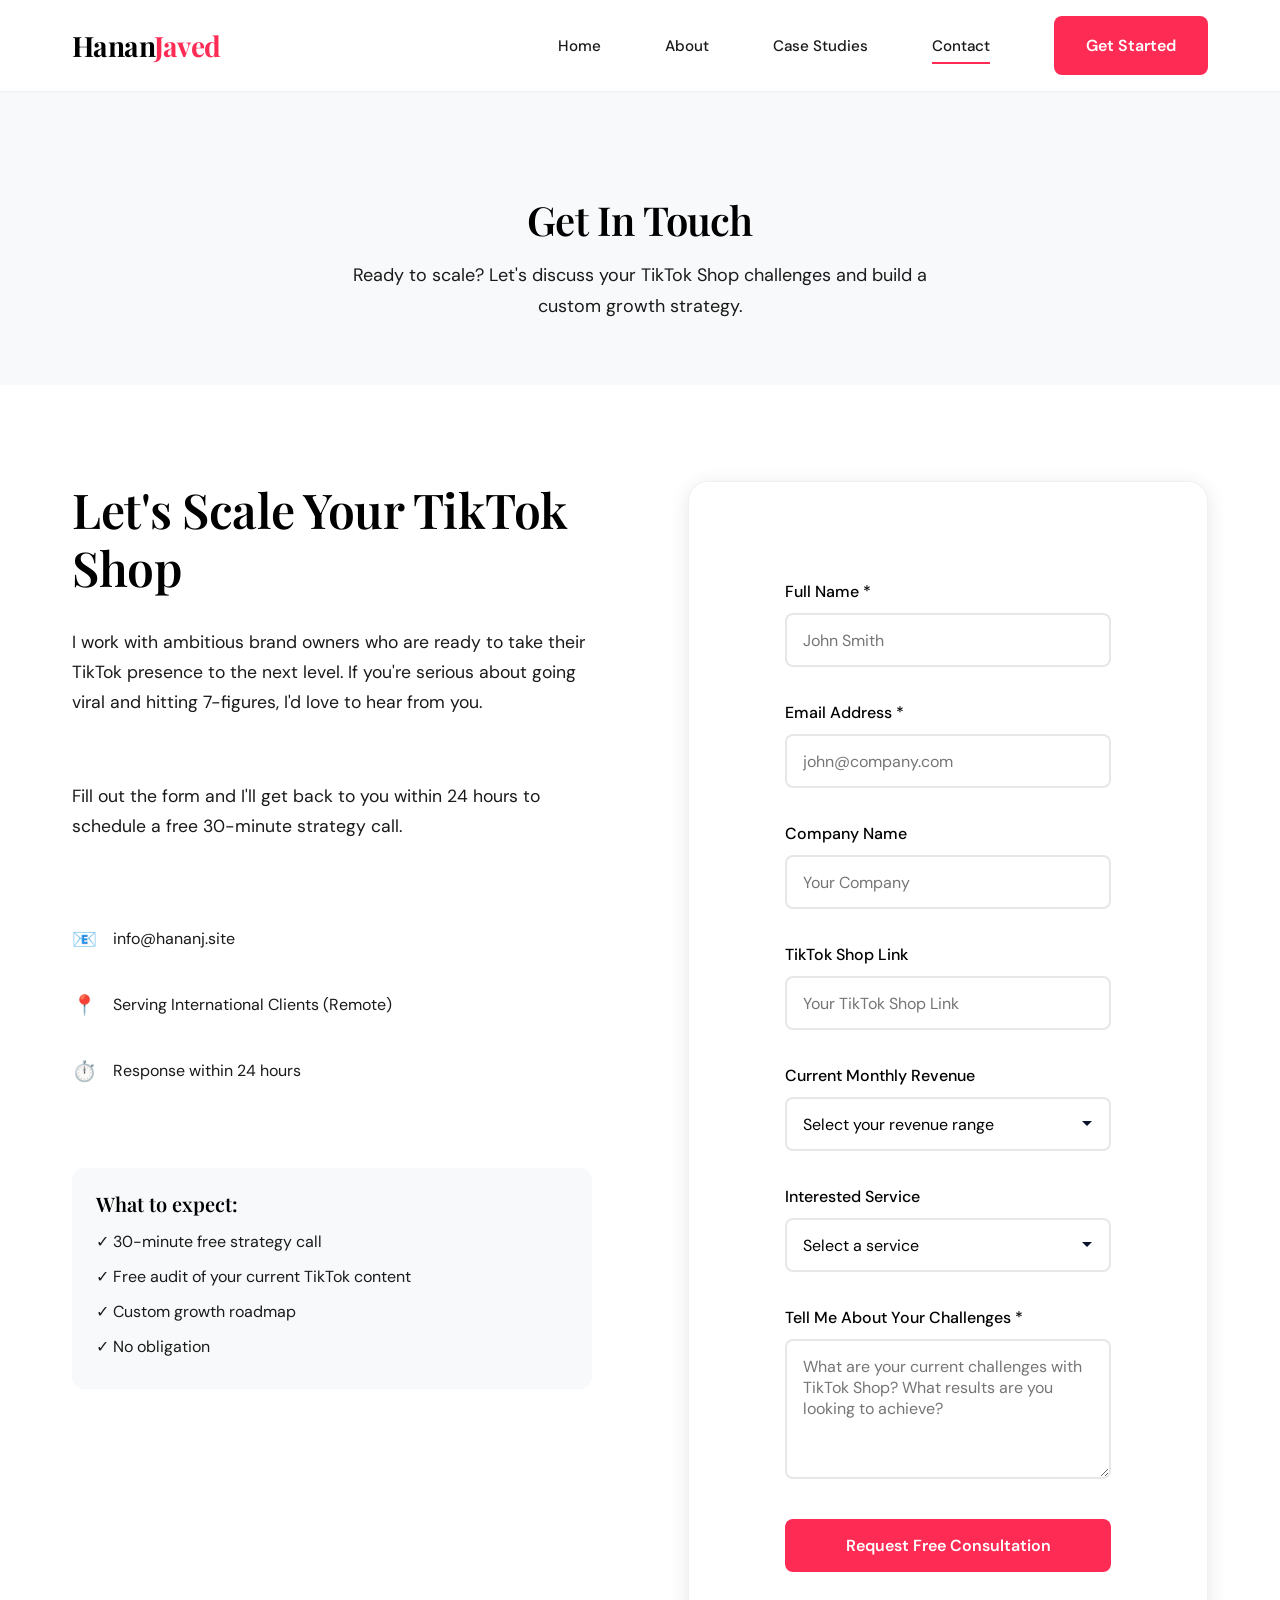
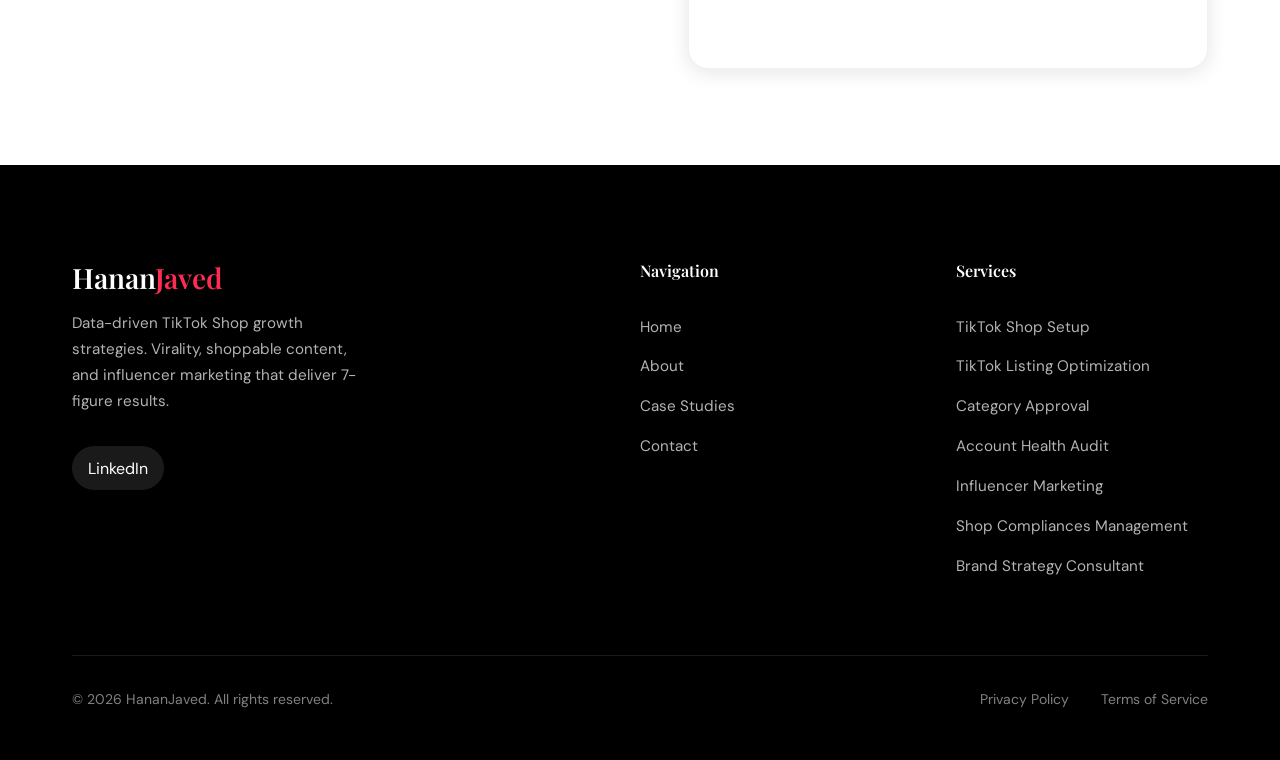
<file: contact.html>
<!DOCTYPE html>
<html lang="en">
<head>
  <meta charset="UTF-8">
  <meta name="viewport" content="width=device-width, initial-scale=1.0">
  <meta name="description" content="Book a consultation to scale your TikTok Shop. Get a free audit and custom growth strategy.">
  <title>Contact | HananJaved - Book Your Consultation</title>
  <link rel="stylesheet" href="styles.css">
</head>
<body>
  <!-- Navigation -->
  <nav class="nav">
    <div class="container">
      <div class="nav__inner">
        <a href="index.html" class="nav__logo">Hanan<span>Javed</span></a>
        <ul class="nav__links">
          <li><a href="index.html" class="nav__link">Home</a></li>
          <li><a href="about.html" class="nav__link">About</a></li>
          <li><a href="case-studies.html" class="nav__link">Case Studies</a></li>
          <li><a href="contact.html" class="nav__link active">Contact</a></li>
          <li><a href="contact.html" class="btn btn--primary nav__cta">Get Started</a></li>
        </ul>
        <button class="nav__mobile-toggle" aria-label="Toggle menu">
          <span></span>
          <span></span>
          <span></span>
        </button>
      </div>
    </div>
  </nav>

  <!-- Page Header -->
  <header class="page-header">
    <div class="container">
      <h1 class="hidden-element">Get In Touch</h1>
      <p class="hidden-element hidden-element--fade">Ready to scale? Let's discuss your TikTok Shop challenges and build a custom growth strategy.</p>
    </div>
  </header>

  <!-- Contact Page -->
  <section class="contact-page">
    <div class="container">
      <div class="contact-page__wrapper">
        <div class="contact-page__info hidden-element hidden-element--left">
          <h2>Let's Scale Your TikTok Shop</h2>
          <p>I work with ambitious brand owners who are ready to take their TikTok presence to the next level. If you're serious about going viral and hitting 7-figures, I'd love to hear from you.</p>
          <p>Fill out the form and I'll get back to you within 24 hours to schedule a free 30-minute strategy call.</p>
          
          <ul class="contact-page__details">
            <li><span>📧</span> info@hananj.site</li>
            <li><span>📍</span> Serving International Clients (Remote)</li>
            <li><span>⏱️</span> Response within 24 hours</li>
          </ul>

          <div style="margin-top: 2rem; padding: 1.5rem; background: var(--bg-secondary); border-radius: 12px;">
            <h4 style="margin-bottom: 0.5rem;">What to expect:</h4>
            <ul style="list-style: none; padding: 0;">
              <li style="padding: 0.25rem 0;">✓ 30-minute free strategy call</li>
              <li style="padding: 0.25rem 0;">✓ Free audit of your current TikTok content</li>
              <li style="padding: 0.25rem 0;">✓ Custom growth roadmap</li>
              <li style="padding: 0.25rem 0;">✓ No obligation</li>
            </ul>
          </div>
        </div>

        <div class="contact-page__form-container hidden-element hidden-element--right">
          <form>
            <div class="form-group">
              <label for="name">Full Name *</label>
              <input type="text" id="name" name="name" placeholder="John Smith" required>
            </div>
            <div class="form-group">
              <label for="email">Email Address *</label>
              <input type="email" id="email" name="email" placeholder="john@company.com" required>
            </div>
            <div class="form-group">
              <label for="company">Company Name</label>
              <input type="text" id="company" name="company" placeholder="Your Company">
            </div>
            <div class="form-group">
              <label for="store_link">TikTok Shop Link</label>
              <input type="text" id="store_link" name="store_link" placeholder="Your TikTok Shop Link">
            </div>
            <div class="form-group">
              <label for="revenue">Current Monthly Revenue</label>
              <select id="revenue" name="revenue">
                <option value="">Select your revenue range</option>
                <option value="0-10k">Under $10K</option>
                <option value="10k-50k">$10K - $50K</option>
                <option value="50k-100k">$50K - $100K</option>
                <option value="100k-500k">$100K - $500K</option>
                <option value="500k-1m">$500K - $1M</option>
                <option value="1m+">$1M+</option>
              </select>
            </div>
            <div class="form-group">
              <label for="service">Interested Service</label>
              <select id="service" name="service">
                <option value="">Select a service</option>
                <option value="shop-setup">TikTok Shop Setup</option>
                <option value="listing-optimization">TikTok Listing Optimization</option>
                <option value="category-approval">Category Approval</option>
                <option value="account-audit">Account Health Audit</option>
                <option value="influencer-marketing">Influencer Marketing</option>
                <option value="compliance-management">Shop Compliances Management</option>
                <option value="brand-strategy">Brand Strategy Consultant</option>
                <option value="other">Other</option>
              </select>
            </div>
            <div class="form-group">
              <label for="message">Tell Me About Your Challenges *</label>
              <textarea id="message" name="message" placeholder="What are your current challenges with TikTok Shop? What results are you looking to achieve?" required></textarea>
            </div>
            <button type="submit" class="btn btn--primary" style="width: 100%;">Request Free Consultation</button>
          </form>
        </div>
      </div>
    </div>
  </section>

  <!-- Footer -->
  <footer class="footer">
    <div class="container">
      <div class="footer__grid">
        <div class="footer__brand">
          <h3>Hanan<span>Javed</span></h3>
          <p>Data-driven TikTok Shop growth strategies. Virality, shoppable content, and influencer marketing that deliver 7-figure results.</p>
          <div class="footer__social">
            <a href="https://www.linkedin.com/in/hanan-j-809ba8284" aria-label="LinkedIn">LinkedIn</a>
          </div>
        </div>
        <div class="footer__column collapsed">
          <h4 class="footer__title">Navigation</h4>
          <ul class="footer__links">
            <li><a href="index.html">Home</a></li>
            <li><a href="about.html">About</a></li>
            <li><a href="case-studies.html">Case Studies</a></li>
            <li><a href="contact.html">Contact</a></li>
          </ul>
        </div>
        <div class="footer__column collapsed">
          <h4 class="footer__title">Services</h4>
          <ul class="footer__links">
            <li><a href="contact.html">TikTok Shop Setup</a></li>
            <li><a href="contact.html">TikTok Listing Optimization</a></li>
            <li><a href="contact.html">Category Approval</a></li>
            <li><a href="contact.html">Account Health Audit</a></li>
            <li><a href="contact.html">Influencer Marketing</a></li>
            <li><a href="contact.html">Shop Compliances Management</a></li>
            <li><a href="contact.html">Brand Strategy Consultant</a></li>
          </ul>
        </div>
      </div>
      <div class="footer__bottom">
        <p class="footer__copyright">© 2026 HananJaved. All rights reserved.</p>
        <div class="footer__legal">
          <a href="privacy.html">Privacy Policy</a>
          <a href="terms.html">Terms of Service</a>
        </div>
      </div>
    </div>
  </footer>

  <script src="app.js"></script>
</body>
</html>
</file>
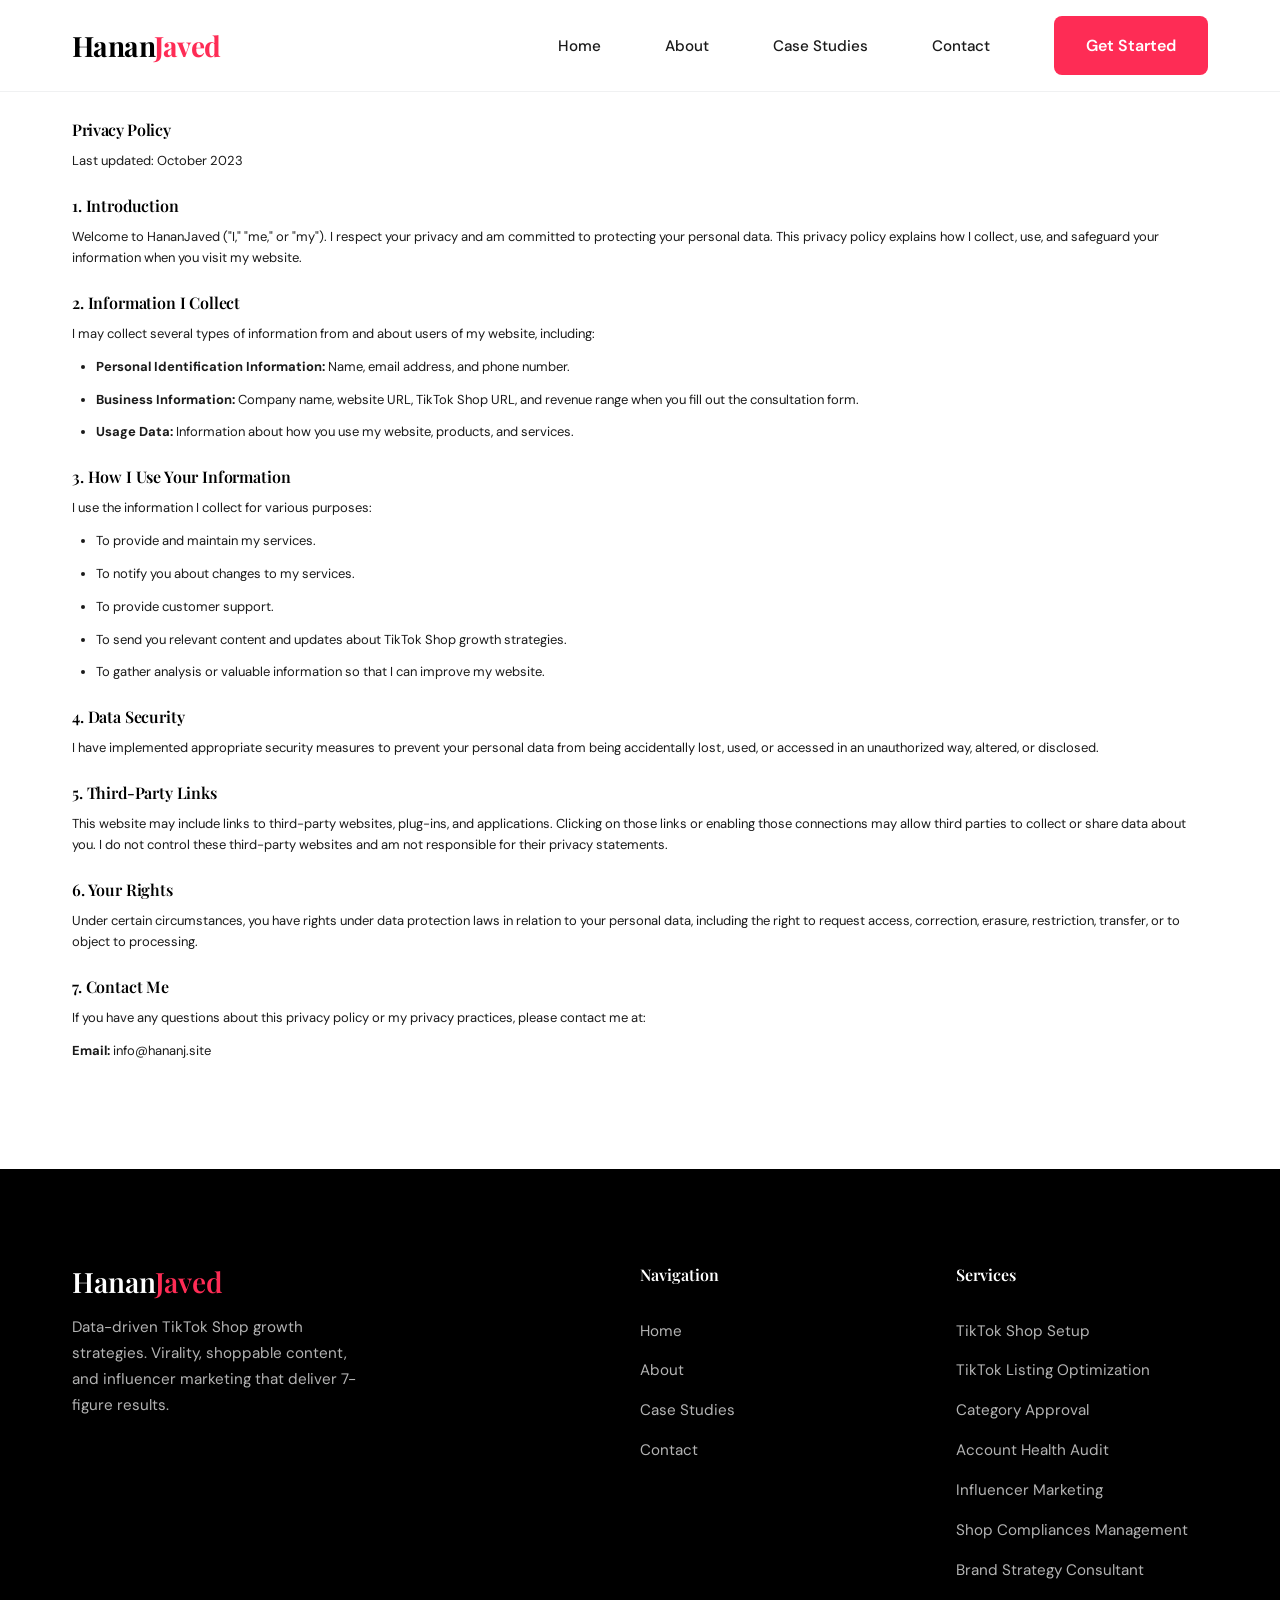
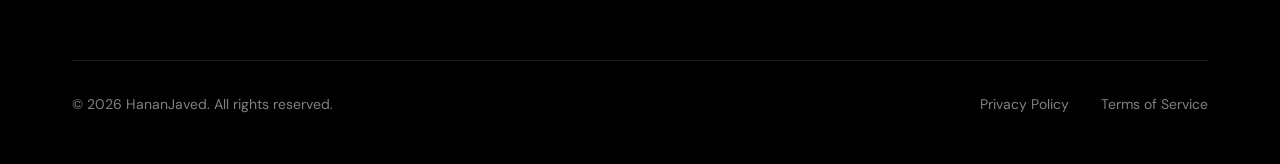
<file: privacy.html>
<!DOCTYPE html>
<html lang="en">
<head>
  <meta charset="UTF-8">
  <meta name="viewport" content="width=device-width, initial-scale=1.0">
  <meta name="description" content="Privacy Policy - HananJaved">
  <title>Privacy Policy | HananJaved</title>
  <link rel="stylesheet" href="styles.css">
</head>
<body>
  <!-- Navigation -->
  <nav class="nav">
    <div class="container">
      <div class="nav__inner">
        <a href="index.html" class="nav__logo">Hanan<span>Javed</span></a>
        <ul class="nav__links">
          <li><a href="index.html" class="nav__link">Home</a></li>
          <li><a href="about.html" class="nav__link">About</a></li>
          <li><a href="case-studies.html" class="nav__link">Case Studies</a></li>
          <li><a href="contact.html" class="nav__link">Contact</a></li>
          <li><a href="contact.html" class="btn btn--primary nav__cta">Get Started</a></li>
        </ul>
      </div>
    </div>
  </nav>

  <!-- Content Section -->
  <section class="section">
    <div class="container container--narrow">
      <h1 class="mb-lg">Privacy Policy</h1>
      <div class="legal-content">
        <p>Last updated: October 2023</p>
        
        <h2 class="mt-lg">1. Introduction</h2>
        <p>Welcome to HananJaved ("I," "me," or "my"). I respect your privacy and am committed to protecting your personal data. This privacy policy explains how I collect, use, and safeguard your information when you visit my website.</p>
        
        <h2 class="mt-lg">2. Information I Collect</h2>
        <p>I may collect several types of information from and about users of my website, including:</p>
        <ul>
          <li><strong>Personal Identification Information:</strong> Name, email address, and phone number.</li>
          <li><strong>Business Information:</strong> Company name, website URL, TikTok Shop URL, and revenue range when you fill out the consultation form.</li>
          <li><strong>Usage Data:</strong> Information about how you use my website, products, and services.</li>
        </ul>
        
        <h2 class="mt-lg">3. How I Use Your Information</h2>
        <p>I use the information I collect for various purposes:</p>
        <ul>
          <li>To provide and maintain my services.</li>
          <li>To notify you about changes to my services.</li>
          <li>To provide customer support.</li>
          <li>To send you relevant content and updates about TikTok Shop growth strategies.</li>
          <li>To gather analysis or valuable information so that I can improve my website.</li>
        </ul>
        
        <h2 class="mt-lg">4. Data Security</h2>
        <p>I have implemented appropriate security measures to prevent your personal data from being accidentally lost, used, or accessed in an unauthorized way, altered, or disclosed.</p>
        
        <h2 class="mt-lg">5. Third-Party Links</h2>
        <p>This website may include links to third-party websites, plug-ins, and applications. Clicking on those links or enabling those connections may allow third parties to collect or share data about you. I do not control these third-party websites and am not responsible for their privacy statements.</p>
        
        <h2 class="mt-lg">6. Your Rights</h2>
        <p>Under certain circumstances, you have rights under data protection laws in relation to your personal data, including the right to request access, correction, erasure, restriction, transfer, or to object to processing.</p>
        
        <h2 class="mt-lg">7. Contact Me</h2>
        <p>If you have any questions about this privacy policy or my privacy practices, please contact me at:</p>
        <p><strong>Email:</strong> info@hananj.site</p>
      </div>
    </div>
  </section>

  <!-- Footer -->
  <footer class="footer">
    <div class="container">
      <div class="footer__grid">
        <div class="footer__brand">
          <h3>Hanan<span>Javed</span></h3>
          <p>Data-driven TikTok Shop growth strategies. Virality, shoppable content, and influencer marketing that deliver 7-figure results.</p>
        </div>
        <div class="footer__column">
          <h4 class="footer__title">Navigation</h4>
          <ul class="footer__links">
            <li><a href="index.html">Home</a></li>
            <li><a href="about.html">About</a></li>
            <li><a href="case-studies.html">Case Studies</a></li>
            <li><a href="contact.html">Contact</a></li>
          </ul>
        </div>
        <div class="footer__column collapsed">
          <h4 class="footer__title">Services</h4>
          <ul class="footer__links">
            <li><a href="contact.html">TikTok Shop Setup</a></li>
            <li><a href="contact.html">TikTok Listing Optimization</a></li>
            <li><a href="contact.html">Category Approval</a></li>
            <li><a href="contact.html">Account Health Audit</a></li>
            <li><a href="contact.html">Influencer Marketing</a></li>
            <li><a href="contact.html">Shop Compliances Management</a></li>
            <li><a href="contact.html">Brand Strategy Consultant</a></li>
          </ul>
        </div>
      </div>
      <div class="footer__bottom">
        <p class="footer__copyright">© 2026 HananJaved. All rights reserved.</p>
        <div class="footer__legal">
          <a href="privacy.html">Privacy Policy</a>
          <a href="terms.html">Terms of Service</a>
        </div>
      </div>
    </div>
  </footer>

  <script src="app.js"></script>
</body>
</html>
</file>
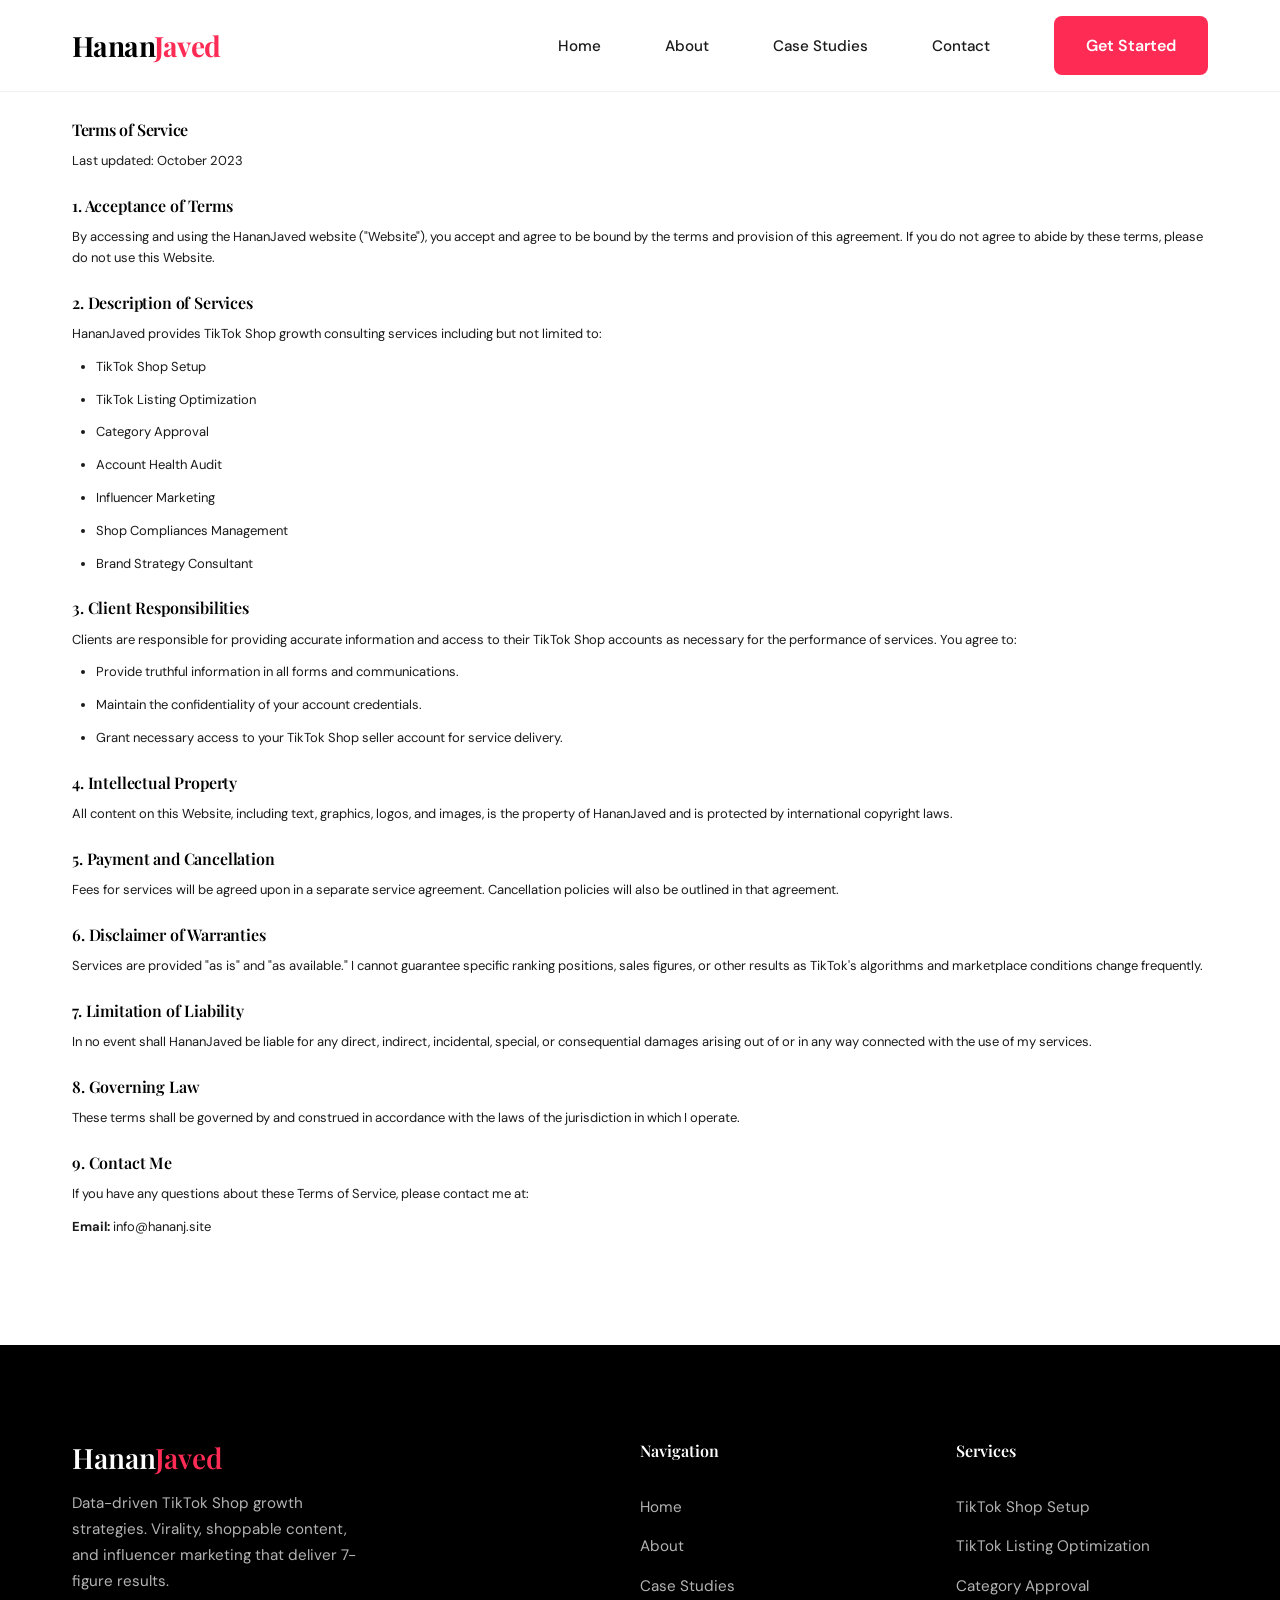
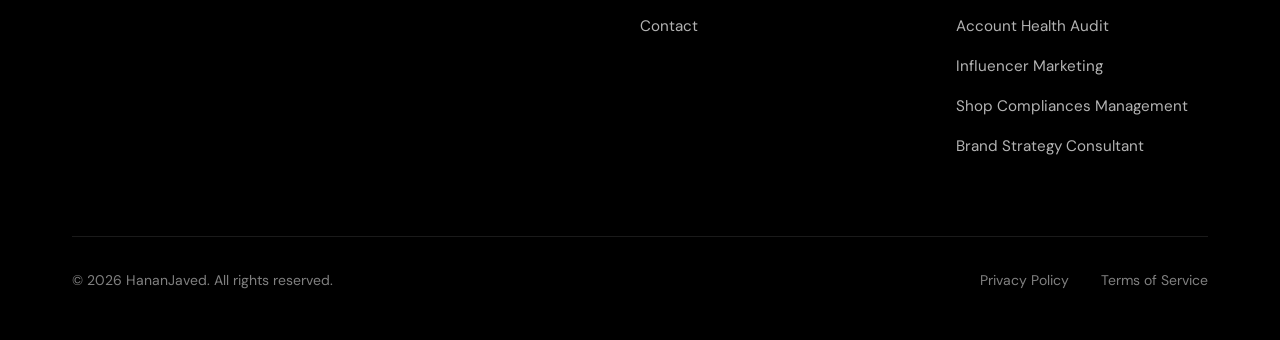
<file: terms.html>
<!DOCTYPE html>
<html lang="en">
<head>
  <meta charset="UTF-8">
  <meta name="viewport" content="width=device-width, initial-scale=1.0">
  <meta name="description" content="Terms of Service - HananJaved">
  <title>Terms of Service | HananJaved</title>
  <link rel="stylesheet" href="styles.css">
</head>
<body>
  <!-- Navigation -->
  <nav class="nav">
    <div class="container">
      <div class="nav__inner">
        <a href="index.html" class="nav__logo">Hanan<span>Javed</span></a>
        <ul class="nav__links">
          <li><a href="index.html" class="nav__link">Home</a></li>
          <li><a href="about.html" class="nav__link">About</a></li>
          <li><a href="case-studies.html" class="nav__link">Case Studies</a></li>
          <li><a href="contact.html" class="nav__link">Contact</a></li>
          <li><a href="contact.html" class="btn btn--primary nav__cta">Get Started</a></li>
        </ul>
      </div>
    </div>
  </nav>

  <!-- Content Section -->
  <section class="section">
    <div class="container container--narrow">
      <h1 class="mb-lg">Terms of Service</h1>
      <div class="legal-content">
        <p>Last updated: October 2023</p>
        
        <h2 class="mt-lg">1. Acceptance of Terms</h2>
        <p>By accessing and using the HananJaved website ("Website"), you accept and agree to be bound by the terms and provision of this agreement. If you do not agree to abide by these terms, please do not use this Website.</p>
        
        <h2 class="mt-lg">2. Description of Services</h2>
        <p>HananJaved provides TikTok Shop growth consulting services including but not limited to:</p>
        <ul>
          <li>TikTok Shop Setup</li>
          <li>TikTok Listing Optimization</li>
          <li>Category Approval</li>
          <li>Account Health Audit</li>
          <li>Influencer Marketing</li>
          <li>Shop Compliances Management</li>
          <li>Brand Strategy Consultant</li>
        </ul>
        
        <h2 class="mt-lg">3. Client Responsibilities</h2>
        <p>Clients are responsible for providing accurate information and access to their TikTok Shop accounts as necessary for the performance of services. You agree to:</p>
        <ul>
          <li>Provide truthful information in all forms and communications.</li>
          <li>Maintain the confidentiality of your account credentials.</li>
          <li>Grant necessary access to your TikTok Shop seller account for service delivery.</li>
        </ul>
        
        <h2 class="mt-lg">4. Intellectual Property</h2>
        <p>All content on this Website, including text, graphics, logos, and images, is the property of HananJaved and is protected by international copyright laws.</p>
        
        <h2 class="mt-lg">5. Payment and Cancellation</h2>
        <p>Fees for services will be agreed upon in a separate service agreement. Cancellation policies will also be outlined in that agreement.</p>
        
        <h2 class="mt-lg">6. Disclaimer of Warranties</h2>
        <p>Services are provided "as is" and "as available." I cannot guarantee specific ranking positions, sales figures, or other results as TikTok's algorithms and marketplace conditions change frequently.</p>
        
        <h2 class="mt-lg">7. Limitation of Liability</h2>
        <p>In no event shall HananJaved be liable for any direct, indirect, incidental, special, or consequential damages arising out of or in any way connected with the use of my services.</p>
        
        <h2 class="mt-lg">8. Governing Law</h2>
        <p>These terms shall be governed by and construed in accordance with the laws of the jurisdiction in which I operate.</p>
        
        <h2 class="mt-lg">9. Contact Me</h2>
        <p>If you have any questions about these Terms of Service, please contact me at:</p>
        <p><strong>Email:</strong> info@hananj.site</p>
      </div>
    </div>
  </section>

  <!-- Footer -->
  <footer class="footer">
    <div class="container">
      <div class="footer__grid">
        <div class="footer__brand">
          <h3>Hanan<span>Javed</span></h3>
          <p>Data-driven TikTok Shop growth strategies. Virality, shoppable content, and influencer marketing that deliver 7-figure results.</p>
        </div>
        <div class="footer__column">
          <h4 class="footer__title">Navigation</h4>
          <ul class="footer__links">
            <li><a href="index.html">Home</a></li>
            <li><a href="about.html">About</a></li>
            <li><a href="case-studies.html">Case Studies</a></li>
            <li><a href="contact.html">Contact</a></li>
          </ul>
        </div>
        <div class="footer__column collapsed">
          <h4 class="footer__title">Services</h4>
          <ul class="footer__links">
            <li><a href="contact.html">TikTok Shop Setup</a></li>
            <li><a href="contact.html">TikTok Listing Optimization</a></li>
            <li><a href="contact.html">Category Approval</a></li>
            <li><a href="contact.html">Account Health Audit</a></li>
            <li><a href="contact.html">Influencer Marketing</a></li>
            <li><a href="contact.html">Shop Compliances Management</a></li>
            <li><a href="contact.html">Brand Strategy Consultant</a></li>
          </ul>
        </div>
      </div>
      <div class="footer__bottom">
        <p class="footer__copyright">© 2026 HananJaved. All rights reserved.</p>
        <div class="footer__legal">
          <a href="privacy.html">Privacy Policy</a>
          <a href="terms.html">Terms of Service</a>
        </div>
      </div>
    </div>
  </footer>

  <script src="app.js"></script>
</body>
</html>
</file>
<file: styles.css>
/* ========================================
   TIKTOK SHOP GROWTH SPECIALIST PORTFOLIO
   Premium Design System v1.0
   ======================================== */

@import url('https://fonts.googleapis.com/css2?family=Playfair+Display:wght@400;500;600;700&family=DM+Sans:wght@400;500;600;700&display=swap');

:root {
  /* Colors */
  --bg-primary: #FFFFFF;
  --bg-secondary: #F8F9FA;
  --text-primary: #000000;
  --text-secondary: #1A1A1A;
  --accent-action: #FE2C55;
  --accent-secondary: #25F4EE;
  
  /* Typography */
  --font-heading: 'Playfair Display', Georgia, serif;
  --font-body: 'DM Sans', -apple-system, BlinkMacSystemFont, sans-serif;
  
  /* Spacing */
  --space-xs: 0.5rem;
  --space-sm: 1rem;
  --space-md: 2rem;
  --space-lg: 4rem;
  --space-xl: 6rem;
  --space-2xl: 8rem;
  
  /* Transitions */
  --transition-fast: 0.2s ease;
  --transition-smooth: 0.4s cubic-bezier(0.25, 0.8, 0.25, 1);
  --transition-bounce: 0.6s cubic-bezier(0.25, 0.8, 0.25, 1);
  
  /* Shadows */
  --shadow-sm: 0 2px 8px rgba(11, 19, 43, 0.06);
  --shadow-md: 0 4px 20px rgba(11, 19, 43, 0.1);
  --shadow-lg: 0 8px 40px rgba(11, 19, 43, 0.14);
  --shadow-glow: 0 0 40px rgba(255, 153, 0, 0.25);
}

/* Reset & Base */
*, *::before, *::after {
  box-sizing: border-box;
  margin: 0;
  padding: 0;
}

html {
  scroll-behavior: smooth;
  -webkit-font-smoothing: antialiased;
  -moz-osx-font-smoothing: grayscale;
}

body {
  font-family: var(--font-body);
  font-size: 16px;
  line-height: 1.7;
  color: var(--text-secondary);
  background-color: var(--bg-primary);
  overflow-x: hidden;
}

/* Typography */
h1, h2, h3, h4, h5, h6 {
  font-family: var(--font-heading);
  color: var(--text-primary);
  font-weight: 600;
  line-height: 1.2;
}

h1 { font-size: clamp(2.5rem, 5.5vw, 4.5rem); letter-spacing: -0.02em; }
h2 { font-size: clamp(2rem, 4vw, 3rem); letter-spacing: -0.01em; }
h3 { font-size: clamp(1.5rem, 2.5vw, 2rem); }
h4 { font-size: 1.25rem; }

p { margin-bottom: 1rem; }

p:last-child { margin-bottom: 0; }

a {
  color: var(--accent-action);
  text-decoration: none;
  transition: color var(--transition-fast);
  cursor: none;
}

a:hover { color: var(--text-primary); }

img {
  max-width: 100%;
  height: auto;
  display: block;
}

/* Layout */
.container {
  width: 100%;
  max-width: 1200px;
  margin: 0 auto;
  padding: 0 var(--space-md);
}

.section {
  padding: var(--space-xl) 0;
}

.section--alt { background-color: var(--bg-secondary); }

.section--dark {
  background: var(--text-primary);
  color: white;
}

.section--dark h2,
.section--dark h3 {
  color: white;
}

/* Navigation */
.nav {
  position: fixed;
  top: 0;
  left: 0;
  right: 0;
  z-index: 1000;
  background: rgba(255, 255, 255, 0.92);
  backdrop-filter: blur(20px);
  border-bottom: 1px solid rgba(11, 19, 43, 0.06);
  transition: all var(--transition-smooth);
}

.nav.scrolled {
  background: rgba(255, 255, 255, 0.98);
  box-shadow: var(--shadow-sm);
}

.nav__inner {
  display: flex;
  justify-content: center; /* Center the links */
  align-items: center;
  padding: 1rem 0;
  position: relative;
}

.nav__logo {
  font-family: var(--font-heading);
  font-size: 1.75rem;
  font-weight: 700;
  color: var(--text-primary);
  letter-spacing: -0.02em;
  margin-right: auto; /* Push links to center */
}

.nav__logo span { 
  color: var(--accent-action); 
}

.nav__links {
  display: flex;
  gap: var(--space-lg);
  list-style: none;
  align-items: center;
}

.nav__link {
  color: var(--text-secondary);
  font-weight: 500;
  font-size: 0.95rem;
  position: relative;
  padding: 0.5rem 0;
}

.nav__link::after {
  content: '';
  position: absolute;
  bottom: 0;
  left: 0;
  width: 0;
  height: 2px;
  background: var(--accent-action);
  transition: width var(--transition-smooth);
}

.nav__link:hover::after,
.nav__link.active::after { width: 100%; }

.nav__cta {
  display: none;
}

@media (min-width: 768px) {
  .nav__cta { 
    display: block;
    margin-left: auto; /* Push links to center from the other side */
  }
}

/* Mobile Menu */
.nav__mobile-toggle {
  display: none;
  background: none;
  border: none;
  cursor: pointer;
  padding: var(--space-xs);
  z-index: 1001;
}

.nav__mobile-toggle span {
  display: block;
  width: 26px;
  height: 2px;
  background: var(--text-primary);
  margin: 6px 0;
  transition: var(--transition-fast);
}

.nav__mobile-toggle.active span:nth-child(1) {
  transform: rotate(45deg) translate(5px, 5px);
}

.nav__mobile-toggle.active span:nth-child(2) {
  opacity: 0;
}

.nav__mobile-toggle.active span:nth-child(3) {
  transform: rotate(-45deg) translate(5px, -5px);
}

@media (max-width: 767px) {
  /* Navigation */
  .nav__inner {
    padding: 0.75rem 0;
    position: relative;
    display: flex;
    justify-content: center;
    align-items: center;
  }
  
  .nav__logo {
    font-size: 1.35rem;
    margin: 0 auto;
    text-align: center;
  }
  
  /* Show mobile toggle */
  .nav__mobile-toggle { 
    display: flex !important;
    flex-direction: column !important;
    justify-content: center !important;
    align-items: center !important;
    width: 40px !important;
    height: 40px !important;
    background: rgba(11, 19, 43, 0.05) !important; /* Very subtle background to show button area */
    border: 1px solid rgba(11, 19, 43, 0.1) !important;
    border-radius: 50% !important;
    cursor: pointer !important;
    z-index: 1002 !important;
    position: absolute !important;
    right: 1rem !important;
    top: 50% !important;
    transform: translateY(-50%) !important;
  }
  
  .nav__mobile-toggle span {
    display: block !important;
    width: 22px !important;
    height: 2.5px !important;
    background-color: var(--text-primary) !important;
    margin: 3px 0 !important;
    transition: all 0.3s ease !important;
    border-radius: 2px !important;
    position: relative !important;
    opacity: 1 !important;
    visibility: visible !important;
  }
  
  .nav__mobile-toggle.active span:nth-child(1) {
    transform: translate(-50%, -50%) rotate(45deg) !important;
    position: absolute !important;
    top: 50% !important;
    left: 50% !important;
    margin: 0 !important;
  }
  
  .nav__mobile-toggle.active span:nth-child(2) {
    opacity: 0 !important;
  }
  
  .nav__mobile-toggle.active span:nth-child(3) {
    transform: translate(-50%, -50%) rotate(-45deg) !important;
    position: absolute !important;
    top: 50% !important;
    left: 50% !important;
    margin: 0 !important;
  }
  
  /* Mobile Navigation Links */
  .nav__links {
    display: flex !important;
    position: fixed !important;
    top: 0 !important;
    left: 0 !important;
    right: 0 !important;
    bottom: 0 !important;
    width: 100% !important;
    height: 100vh !important;
    background: linear-gradient(180deg, var(--bg-primary) 0%, var(--bg-secondary) 100%) !important;
    flex-direction: column !important;
    justify-content: center !important;
    align-items: center !important;
    padding: 100px 2rem 3rem !important;
    gap: 0 !important;
    transform: translateX(100%) !important;
    opacity: 0 !important;
    pointer-events: none !important;
    transition: all 0.4s ease !important;
    z-index: 1000 !important;
    overflow-y: auto !important;
  }
  
  .nav__links.open {
    transform: translateX(0) !important;
    opacity: 1 !important;
    pointer-events: all !important;
  }
  
  .nav__links li {
    width: 100%;
    max-width: 300px;
    text-align: center;
    border-bottom: 1px solid rgba(11, 19, 43, 0.1);
    list-style: none;
  }
  
  .nav__links li:last-child {
    border-bottom: none;
  }
  
  .nav__link {
    display: block;
    font-size: 1.5rem;
    font-weight: 600;
    color: var(--text-primary);
    padding: 1.25rem 0;
    width: 100%;
    text-decoration: none;
    transition: color 0.2s;
  }
  
  .nav__link:hover {
    color: var(--accent-action);
  }
  
  .nav__link::after {
    display: none;
  }
  
  .nav__links .nav__cta {
    display: inline-flex !important;
    margin-top: 1.5rem;
    width: 100%;
    max-width: 280px;
    justify-content: center;
    text-decoration: none;
  }
}

/* Buttons */
.btn {
  display: inline-flex;
  align-items: center;
  justify-content: center;
  padding: 1rem 2rem;
  font-family: var(--font-body);
  font-size: 1rem;
  font-weight: 600;
  border: none;
  border-radius: 8px;
  cursor: pointer;
  transition: all 0.3s cubic-bezier(0.25, 0.8, 0.25, 1);
  position: relative;
  overflow: hidden;
}

.btn::before {
  content: '';
  position: absolute;
  top: 0;
  left: 0;
  right: 0;
  bottom: 0;
  background: linear-gradient(45deg, transparent 40%, rgba(255,255,255,0.2) 50%, transparent 60%);
  transform: translateX(-100%);
  transition: transform 0.6s;
}

.btn:hover::before {
  transform: translateX(100%);
}

.btn--primary {
  background: var(--accent-action);
  color: white;
}

.btn--primary:hover {
  transform: scale(1.03);
  box-shadow: var(--shadow-glow);
}

.btn--primary:active {
  transform: scale(0.98);
}

.btn--secondary {
  background: transparent;
  color: var(--text-primary);
  border: 2px solid var(--text-primary);
}

.btn--secondary:hover {
  background: var(--text-primary);
  color: white;
  transform: scale(1.03);
}

.btn--secondary:active {
  transform: scale(0.98);
}

/* Hero Section */
.hero {
  min-height: 100vh;
  display: flex;
  align-items: center;
  padding-top: 100px;
  background: linear-gradient(180deg, var(--bg-primary) 0%, var(--bg-secondary) 100%);
  position: relative;
  overflow: hidden;
}

.hero::before {
  content: '';
  position: absolute;
  top: -30%;
  right: -10%;
  width: 800px;
  height: 800px;
  background: radial-gradient(circle, rgba(255, 153, 0, 0.06) 0%, transparent 70%);
  border-radius: 50%;
}

.hero::after {
  content: '';
  position: absolute;
  bottom: 0;
  left: 0;
  right: 0;
  height: 150px;
  background: linear-gradient(to top, var(--bg-secondary), transparent);
}

.hero__content {
  max-width: 600px;
  position: relative;
  z-index: 1;
}

.hero__badge {
  display: inline-flex;
  align-items: center;
  gap: 0.5rem;
  padding: 0.5rem 1rem;
  background: rgba(255, 153, 0, 0.1);
  color: var(--accent-action);
  font-weight: 600;
  font-size: 0.85rem;
  border-radius: 50px;
  margin-bottom: var(--space-md);
  border: 1px solid rgba(255, 153, 0, 0.2);
}

.hero__badge::before {
  content: '★';
}

.hero__title {
  margin-bottom: var(--space-md);
  line-height: 1.1;
}

.hero__title .highlight {
  color: var(--accent-action);
  position: relative;
}

.hero__title .highlight::after {
  content: '';
  position: absolute;
  bottom: 5px;
  left: 0;
  right: 0;
  height: 8px;
  background: rgba(255, 153, 0, 0.2);
  z-index: -1;
}

.hero__subtitle {
  font-size: 1.25rem;
  color: var(--text-secondary);
  margin-bottom: var(--space-lg);
  max-width: 550px;
  line-height: 1.8;
}

.hero__ctas {
  display: flex;
  gap: var(--space-sm);
  flex-wrap: wrap;
}

/* Hero Visual Elements */
.hero > .container {
  display: flex;
  align-items: center;
  justify-content: space-between;
  width: 100%;
  position: relative;
  z-index: 1;
}

.hero__visuals {
  position: relative;
  width: 450px;
  height: 400px;
  display: none;
}

/* Mobile stats - hidden on desktop */
.hero__mobile-stats {
  display: none;
}

@media (min-width: 992px) {
  .hero__visuals {
    display: block;
  }
  
  .hero__mobile-stats {
    display: none;
  }
}

.hero__stat-card {
  position: absolute;
  background: white;
  padding: 1.25rem 1.5rem;
  border-radius: 12px;
  box-shadow: var(--shadow-md);
  z-index: 2;
}

.hero__stat-card--1 {
  top: 10%;
  right: 10%;
  animation: float 4s ease-in-out infinite;
}

.hero__stat-card--2 {
  top: 45%;
  right: 0;
  animation: float 4s ease-in-out infinite 0.5s;
}

.hero__stat-card--3 {
  bottom: 10%;
  right: 20%;
  animation: float 4s ease-in-out infinite 1s;
}

.hero__stat-card--4 {
  bottom: 40%;
  right: 35%;
  animation: float 4s ease-in-out infinite 1.5s;
}

.hero__stat-value {
  font-family: var(--font-heading);
  font-size: 1.75rem;
  font-weight: 700;
  color: var(--accent-action);
  line-height: 1;
}

.hero__stat-label {
  font-size: 0.8rem;
  color: var(--text-secondary);
  margin-top: 0.25rem;
}

.hero__shape {
  position: absolute;
  border-radius: 50%;
  opacity: 0.6;
}

.hero__shape--1 {
  width: 120px;
  height: 120px;
  background: linear-gradient(135deg, rgba(255, 153, 0, 0.2) 0%, rgba(255, 153, 0, 0.05) 100%);
  top: 20%;
  right: 30%;
  animation: pulse 3s ease-in-out infinite;
}

.hero__shape--2 {
  width: 80px;
  height: 80px;
  background: linear-gradient(135deg, rgba(35, 47, 62, 0.1) 0%, rgba(35, 47, 62, 0.02) 100%);
  bottom: 30%;
  right: 10%;
  animation: pulse 3s ease-in-out infinite 0.5s;
}

.hero__shape--3 {
  width: 50px;
  height: 50px;
  background: linear-gradient(135deg, rgba(255, 153, 0, 0.15) 0%, rgba(255, 153, 0, 0.02) 100%);
  top: 60%;
  right: 40%;
  animation: pulse 3s ease-in-out infinite 1s;
}

@keyframes float {
  0%, 100% { transform: translateY(0); }
  50% { transform: translateY(-10px); }
}

@keyframes pulse {
  0%, 100% { transform: scale(1); opacity: 0.6; }
  50% { transform: scale(1.05); opacity: 0.8; }
}

.hero__scroll {
  position: absolute;
  bottom: 2rem;
  left: 50%;
  transform: translateX(-50%);
  display: flex;
  flex-direction: column;
  align-items: center;
  gap: 0.5rem;
  color: var(--text-secondary);
  font-size: 0.85rem;
  animation: float 2s ease-in-out infinite;
}

.hero__scroll-line {
  width: 1px;
  height: 40px;
  background: linear-gradient(to bottom, var(--accent-action), transparent);
}

@keyframes float {
  0%, 100% { transform: translateX(-50%) translateY(0); }
  50% { transform: translateX(-50%) translateY(8px); }
}

/* About Section */
.about {
  background: var(--bg-primary);
}

.about__grid {
  display: grid;
  grid-template-columns: 1fr;
  gap: var(--space-xl);
  align-items: center;
}

@media (min-width: 768px) {
  .about__grid {
    grid-template-columns: 1fr 1.2fr;
  }
}

.about__image {
  position: relative;
}

.about__image-wrapper {
  position: relative;
  border-radius: 16px;
  overflow: hidden;
  box-shadow: var(--shadow-lg);
}

.about__image-wrapper img {
  width: 100%;
  height: 500px;
  object-fit: cover;
  filter: grayscale(10%);
  transition: filter var(--transition-smooth);
}

.about__image-wrapper:hover img {
  filter: grayscale(0%);
}

.about__image-accent {
  position: absolute;
  top: 20px;
  left: 20px;
  right: -20px;
  bottom: -20px;
  border: 3px solid var(--accent-action);
  border-radius: 16px;
  z-index: -1;
}

.about__years {
  position: absolute;
  bottom: -20px;
  right: -20px;
  background: var(--accent-action);
  color: white;
  padding: 1.5rem 2rem;
  border-radius: 12px;
  box-shadow: var(--shadow-md);
}

.about__years-number {
  font-family: var(--font-heading);
  font-size: 2.5rem;
  font-weight: 700;
  line-height: 1;
}

.about__years-label {
  font-size: 0.85rem;
  opacity: 0.9;
}

.about__content h2 {
  margin-bottom: var(--space-md);
}

.about__content p {
  font-size: 1.1rem;
  margin-bottom: var(--space-md);
  color: var(--text-secondary);
}

.about__content .highlight-text {
  font-size: 1.25rem;
  color: var(--text-primary);
  font-weight: 500;
  border-left: 3px solid var(--accent-action);
  padding-left: var(--space-md);
  margin: var(--space-lg) 0;
}

/* Expertise Section */
.expertise {
  background: var(--bg-secondary);
}

.expertise__header {
  text-align: center;
  max-width: 600px;
  margin: 0 auto var(--space-xl);
}

.expertise__grid {
  display: grid;
  grid-template-columns: repeat(2, 1fr);
  gap: var(--space-md);
}

@media (min-width: 768px) {
  .expertise__grid {
    grid-template-columns: repeat(4, 1fr);
  }
}

.expertise-card {
  background: var(--bg-primary);
  padding: var(--space-lg) var(--space-md);
  border-radius: 16px;
  text-align: center;
  box-shadow: var(--shadow-sm);
  border: 1px solid rgba(11, 19, 43, 0.04);
  transition: all var(--transition-smooth);
}

.expertise-card:hover {
  transform: translateY(-8px);
  box-shadow: var(--shadow-md);
  border-color: rgba(255, 153, 0, 0.2);
}

.expertise-card__icon {
  width: 64px;
  height: 64px;
  background: linear-gradient(135deg, rgba(255, 153, 0, 0.1) 0%, rgba(255, 153, 0, 0.05) 100%);
  border-radius: 16px;
  display: flex;
  align-items: center;
  justify-content: center;
  margin: 0 auto var(--space-md);
}

.expertise-card__icon svg {
  width: 32px;
  height: 32px;
  stroke: var(--accent-action);
}

.expertise-card h4 {
  margin-bottom: var(--space-xs);
  font-size: 1.1rem;
}

.expertise-card p {
  font-size: 0.9rem;
  color: var(--text-secondary);
  margin-bottom: 0;
  line-height: 1.6;
}

/* Case Studies Section */
.case-studies {
  background: var(--bg-primary);
}

.case-studies__header {
  text-align: center;
  max-width: 600px;
  margin: 0 auto var(--space-xl);
}

.case-study {
  display: grid;
  grid-template-columns: 1fr;
  gap: var(--space-xl);
  margin-bottom: var(--space-2xl);
  align-items: center;
}

.case-study:last-child {
  margin-bottom: 0;
}

@media (min-width: 768px) {
  .case-study {
    grid-template-columns: 1fr 1fr;
  }
  .case-study:nth-child(even) .case-study__image {
    order: 2;
  }
}

.case-study__image {
  position: relative;
  border-radius: 20px;
  overflow: hidden;
  box-shadow: var(--shadow-lg);
}

.case-study__image img {
  width: 100%;
  height: auto;
  transition: transform var(--transition-smooth);
}

.case-study:hover .case-study__image img {
  transform: scale(1.05);
}

.case-study__content h3 {
  margin-bottom: var(--space-sm);
}

.case-study__label {
  display: inline-block;
  font-size: 0.75rem;
  font-weight: 600;
  text-transform: uppercase;
  letter-spacing: 1px;
  color: var(--accent-action);
  margin-bottom: var(--space-xs);
}

.case-study__description {
  font-size: 1rem;
  color: var(--text-secondary);
  margin-bottom: var(--space-md);
}

.case-study__metrics {
  display: grid;
  grid-template-columns: repeat(2, 1fr);
  gap: var(--space-sm);
  padding: var(--space-md);
  background: var(--bg-secondary);
  border-radius: 12px;
}

.case-study__metric {
  text-align: center;
  padding: var(--space-sm);
}

.case-study__metric-value {
  font-family: var(--font-heading);
  font-size: 2rem;
  font-weight: 700;
  color: var(--accent-action);
  line-height: 1;
}

.case-study__metric-value .suffix {
  font-size: 1rem;
}

.case-study__metric-label {
  font-size: 0.8rem;
  color: var(--text-secondary);
  margin-top: 0.25rem;
}

/* Testimonials Section */
.testimonials {
  background: var(--bg-secondary);
}

.testimonials__header {
  text-align: center;
  max-width: 600px;
  margin: 0 auto var(--space-xl);
}

.testimonials__grid {
  display: grid;
  grid-template-columns: 1fr;
  gap: var(--space-md);
}

@media (min-width: 768px) {
  .testimonials__grid {
    grid-template-columns: repeat(3, 1fr);
  }
}

.testimonial {
  background: var(--bg-primary);
  padding: var(--space-lg);
  border-radius: 16px;
  box-shadow: var(--shadow-sm);
  transition: all var(--transition-smooth);
  position: relative;
}

.testimonial::before {
  content: '"';
  position: absolute;
  top: 1rem;
  left: 1.5rem;
  font-family: var(--font-heading);
  font-size: 4rem;
  color: var(--accent-action);
  opacity: 0.15;
  line-height: 1;
}

.testimonial:hover {
  transform: translateY(-5px);
  box-shadow: var(--shadow-md);
}

.testimonial__text {
  font-style: italic;
  margin-bottom: var(--space-md);
  position: relative;
  z-index: 1;
  line-height: 1.8;
}

.testimonial__author {
  display: flex;
  align-items: center;
  gap: var(--space-sm);
}

.testimonial__avatar {
  width: 48px;
  height: 48px;
  border-radius: 50%;
  background: linear-gradient(135deg, var(--accent-action) 0%, #ffb347 100%);
  display: flex;
  align-items: center;
  justify-content: center;
  font-weight: 700;
  color: white;
  font-size: 1rem;
}

.testimonial__info {
  flex: 1;
}

.testimonial__name {
  font-weight: 600;
  color: var(--text-primary);
}

.testimonial__role {
  font-size: 0.85rem;
  color: var(--text-secondary);
}

/* Testimonial Carousel */
.testimonial-carousel {
  position: relative;
  overflow: hidden;
  padding: 0 1rem;
}

.testimonial-carousel__track {
  display: flex;
  gap: var(--space-md);
  overflow-x: auto;
  scroll-snap-type: x mandatory;
  scroll-behavior: smooth;
  -webkit-overflow-scrolling: touch;
  padding: 1rem 0.5rem;
  scrollbar-width: none;
}

.testimonial-carousel__track::-webkit-scrollbar {
  display: none;
}

.testimonial-carousel__track .testimonial {
  flex: 0 0 calc(100% - 2rem);
  scroll-snap-align: center;
  min-height: 280px;
}

@media (min-width: 640px) {
  .testimonial-carousel__track .testimonial {
    flex: 0 0 calc(50% - 1rem);
  }
}

@media (min-width: 1024px) {
  .testimonial-carousel__track .testimonial {
    flex: 0 0 calc(33.333% - 1rem);
  }
}

.testimonial-carousel__controls {
  display: flex;
  align-items: center;
  justify-content: center;
  gap: var(--space-md);
  margin-top: var(--space-lg);
}

.testimonial-carousel__btn {
  width: 48px;
  height: 48px;
  border-radius: 50%;
  background: var(--bg-primary);
  border: 2px solid var(--text-primary);
  color: var(--text-primary);
  font-size: 1.25rem;
  cursor: pointer;
  transition: all var(--transition-fast);
  display: flex;
  align-items: center;
  justify-content: center;
}

.testimonial-carousel__btn:hover {
  background: var(--accent-action);
  border-color: var(--accent-action);
  color: white;
}

.testimonial-carousel__dots {
  display: flex;
  gap: 0.5rem;
}

.testimonial-carousel__dot {
  width: 10px;
  height: 10px;
  border-radius: 50%;
  background: rgba(11, 19, 43, 0.2);
  cursor: pointer;
  transition: all var(--transition-fast);
}

.testimonial-carousel__dot.active {
  background: var(--accent-action);
  transform: scale(1.2);
}

/* CTA Section */
.cta {
  background: var(--text-primary);
  color: white;
  text-align: center;
  padding: var(--space-2xl) 0;
  position: relative;
  overflow: hidden;
}

.cta::before {
  content: '';
  position: absolute;
  top: -50%;
  left: -20%;
  width: 600px;
  height: 600px;
  background: radial-gradient(circle, rgba(255, 153, 0, 0.15) 0%, transparent 70%);
  border-radius: 50%;
}

.cta::after {
  content: '';
  position: absolute;
  bottom: -30%;
  right: -10%;
  width: 500px;
  height: 500px;
  background: radial-gradient(circle, rgba(255, 153, 0, 0.1) 0%, transparent 70%);
  border-radius: 50%;
}

.cta__content {
  position: relative;
  z-index: 1;
  max-width: 600px;
  margin: 0 auto;
}

.cta h2 {
  color: white;
  margin-bottom: var(--space-md);
}

.cta p {
  font-size: 1.1rem;
  opacity: 0.85;
  margin-bottom: var(--space-lg);
}

.cta__form {
  display: grid;
  grid-template-columns: 1fr;
  gap: var(--space-sm);
  max-width: 450px;
  margin: 0 auto;
}

@media (min-width: 500px) {
  .cta__form {
    grid-template-columns: 1fr 1fr;
  }
  .cta__form .btn {
    grid-column: span 2;
  }
}

.cta__form input,
.cta__form select {
  padding: 0.9rem 1rem;
  font-family: var(--font-body);
  font-size: 1rem;
  border: 2px solid rgba(255, 255, 255, 0.2);
  border-radius: 8px;
  background: rgba(255, 255, 255, 0.1);
  color: white;
  transition: all var(--transition-fast);
}

.cta__form input::placeholder {
  color: rgba(255, 255, 255, 0.5);
}

.cta__form input:focus,
.cta__form select:focus {
  outline: none;
  border-color: var(--accent-action);
  background: rgba(255, 255, 255, 0.15);
}

.cta__form select {
  cursor: pointer;
  appearance: none;
  background-image: url("data:image/svg+xml,%3Csvg xmlns='http://www.w3.org/2000/svg' width='12' height='12' viewBox='0 0 12 12'%3E%3Cpath fill='white' d='M6 8L1 3h10z'/%3E%3C/svg%3E");
  background-repeat: no-repeat;
  background-position: right 1rem center;
}

.cta__form select option {
  background: var(--text-primary);
  color: white;
}

/* Footer */
.footer {
  background: var(--text-primary);
  color: white;
  padding: var(--space-xl) 0 var(--space-md);
}

.footer__grid {
  display: grid;
  grid-template-columns: 1fr;
  gap: var(--space-lg);
  margin-bottom: var(--space-lg);
}

@media (min-width: 768px) {
  .footer__grid {
    grid-template-columns: 2fr 1fr 1fr;
  }
}

.footer__brand h3 {
  color: white;
  margin-bottom: var(--space-sm);
  font-size: 1.75rem;
}

.footer__brand h3 span {
  color: var(--accent-action);
}

.footer__brand p {
  color: rgba(255, 255, 255, 0.7);
  max-width: 300px;
  font-size: 0.95rem;
}

.footer__title {
  color: white;
  font-size: 1rem;
  margin-bottom: var(--space-md);
  font-weight: 600;
}

.footer__links {
  list-style: none;
}

.footer__links li {
  margin-bottom: 0.75rem;
}

.footer__links a {
  color: rgba(255, 255, 255, 0.7);
  font-size: 0.95rem;
  transition: color var(--transition-fast);
}

.footer__links a:hover {
  color: var(--accent-action);
}

.footer__social {
  display: flex;
  gap: var(--space-sm);
  margin-top: var(--space-md);
}

.footer__social a {
  padding: 0 16px;
  height: 44px;
  background: rgba(255, 255, 255, 0.1);
  border-radius: 22px;
  display: flex;
  align-items: center;
  justify-content: center;
  color: white;
  transition: all var(--transition-fast);
}

.footer__social a:hover {
  background: var(--accent-action);
  transform: translateY(-3px);
}

.footer__bottom {
  padding-top: var(--space-md);
  border-top: 1px solid rgba(255, 255, 255, 0.1);
  display: flex;
  flex-direction: column;
  gap: var(--space-sm);
  text-align: center;
}

@media (min-width: 768px) {
  .footer__bottom {
    flex-direction: row;
    justify-content: space-between;
    text-align: left;
  }
}

.footer__copyright {
  color: rgba(255, 255, 255, 0.5);
  font-size: 0.875rem;
}

.footer__legal {
  display: flex;
  gap: var(--space-md);
}

.footer__legal a {
  color: rgba(255, 255, 255, 0.5);
  font-size: 0.875rem;
}

.footer__legal a:hover {
  color: var(--accent-action);
}

/* Page Header (for sub-pages) */
.page-header {
  padding: calc(100px + var(--space-xl)) 0 var(--space-lg);
  background: var(--bg-secondary);
  text-align: center;
}

.page-header h1 {
  font-size: clamp(1.75rem, 4vw, 2.5rem);
  margin-bottom: var(--space-sm);
}

.page-header p {
  max-width: 600px;
  margin: 0 auto;
  font-size: 1.125rem;
  color: var(--text-secondary);
}

/* About Page */
.about-page {
  padding: var(--space-xl) 0;
}

.about-page__content {
  max-width: 800px;
  margin: 0 auto;
}

.about-page__content h2 {
  margin-top: var(--space-xl);
  margin-bottom: var(--space-md);
}

.about-page__content p {
  font-size: 1.1rem;
  line-height: 1.9;
}

.about-page__content ul {
  margin: var(--space-md) 0;
  padding-left: var(--space-md);
}

.about-page__content li {
  margin-bottom: var(--space-sm);
  line-height: 1.7;
}

.about-page__quote {
  font-family: var(--font-heading);
  font-size: 1.5rem;
  font-style: italic;
  color: var(--text-primary);
  border-left: 4px solid var(--accent-action);
  padding-left: var(--space-lg);
  margin: var(--space-xl) 0;
  line-height: 1.6;
}

.about-page__cta {
  text-align: center;
  margin-top: var(--space-xl);
  padding: var(--space-xl);
  background: var(--bg-secondary);
  border-radius: 20px;
}

.about-page__cta h3 {
  margin-bottom: var(--space-sm);
}

.about-page__cta p {
  margin-bottom: var(--space-md);
  color: var(--text-secondary);
}

/* Case Studies Grid */
.case-studies-grid {
  padding: var(--space-xl) 0;
}

.case-studies__cards {
  display: grid;
  grid-template-columns: 1fr;
  gap: var(--space-md);
}

@media (min-width: 768px) {
  .case-studies__cards {
    grid-template-columns: repeat(2, 1fr);
  }
}

.case-card {
  background: var(--bg-primary);
  border-radius: 20px;
  overflow: hidden;
  box-shadow: var(--shadow-sm);
  transition: all var(--transition-smooth);
  border: 1px solid rgba(11, 19, 43, 0.04);
}

.case-card:hover {
  transform: translateY(-8px);
  box-shadow: var(--shadow-md);
  border-color: rgba(255, 153, 0, 0.15);
}

.case-card__image {
  height: 220px;
  overflow: hidden;
  position: relative;
}

.case-card__image img {
  width: 100%;
  height: 100%;
  object-fit: cover;
  transition: transform var(--transition-smooth);
}

.case-card:hover .case-card__image img {
  transform: scale(1.08);
}

.case-card__content {
  padding: var(--space-md);
}

.case-card h3 {
  font-size: 1.25rem;
  margin-bottom: var(--space-xs);
}

.case-card__description {
  font-size: 0.95rem;
  color: var(--text-secondary);
  margin-bottom: var(--space-md);
  line-height: 1.6;
}

.case-card__metrics {
  display: flex;
  gap: var(--space-md);
  padding-top: var(--space-sm);
  border-top: 1px solid rgba(11, 19, 43, 0.08);
}

.case-card__metric {
  font-size: 0.85rem;
}

.case-card__metric strong {
  display: block;
  color: var(--accent-action);
  font-size: 1.1rem;
  font-weight: 700;
}

/* Contact Page */
.contact-page {
  padding: var(--space-xl) 0;
}

.contact-page__wrapper {
  display: grid;
  grid-template-columns: 1fr;
  gap: var(--space-xl);
}

@media (min-width: 768px) {
  .contact-page__wrapper {
    grid-template-columns: 1fr 1fr;
  }
}

.contact-page__info h2 {
  margin-bottom: var(--space-md);
}

.contact-page__info > p {
  font-size: 1.1rem;
  margin-bottom: var(--space-lg);
}

.contact-page__details {
  list-style: none;
  margin-bottom: var(--space-lg);
}

.contact-page__details li {
  display: flex;
  align-items: center;
  gap: var(--space-sm);
  padding: var(--space-sm) 0;
  font-size: 1rem;
}

.contact-page__details span {
  color: var(--accent-action);
  font-size: 1.25rem;
}

.contact-page__form-container {
  background: var(--bg-primary);
  padding: var(--space-xl);
  border-radius: 20px;
  box-shadow: var(--shadow-md);
  border: 1px solid rgba(11, 19, 43, 0.06);
}

.form-group {
  margin-bottom: var(--space-md);
}

.form-group label {
  display: block;
  font-weight: 500;
  margin-bottom: var(--space-xs);
  color: var(--text-primary);
}

.form-group input,
.form-group select,
.form-group textarea {
  width: 100%;
  padding: 0.9rem 1rem;
  font-family: var(--font-body);
  font-size: 1rem;
  border: 2px solid rgba(11, 19, 43, 0.1);
  border-radius: 8px;
  background: var(--bg-primary);
  transition: border-color var(--transition-fast);
}

.form-group input:focus,
.form-group select:focus,
.form-group textarea:focus {
  outline: none;
  border-color: var(--accent-action);
}

.form-group textarea {
  min-height: 140px;
  resize: vertical;
}

.form-group select {
  cursor: pointer;
  appearance: none;
  background-image: url("data:image/svg+xml,%3Csvg xmlns='http://www.w3.org/2000/svg' width='12' height='12' viewBox='0 0 12 12'%3E%3Cpath fill='%230B132B' d='M6 8L1 3h10z'/%3E%3C/svg%3E");
  background-repeat: no-repeat;
  background-position: right 1rem center;
}

/* Animations */
.hidden-element {
  opacity: 0;
  transform: translateY(30px);
  transition: opacity 0.7s ease, transform 0.7s ease;
}

.hidden-element.in-view {
  opacity: 1;
  transform: translateY(0);
}

.hidden-element--fade {
  opacity: 0;
  transition: opacity 0.8s ease;
}

.hidden-element--fade.in-view {
  opacity: 1;
}

.hidden-element--left {
  opacity: 0;
  transform: translateX(-50px);
  transition: opacity 0.6s ease, transform 0.6s ease;
}

.hidden-element--left.in-view {
  opacity: 1;
  transform: translateX(0);
}

.hidden-element--right {
  opacity: 0;
  transform: translateX(50px);
  transition: opacity 0.6s ease, transform 0.6s ease;
}

.hidden-element--right.in-view {
  opacity: 1;
  transform: translateX(0);
}

/* Utility Classes */
.text-center { text-align: center; }
.text-accent { color: var(--accent-action); }
.mb-0 { margin-bottom: 0; }
.mt-md { margin-top: var(--space-md); }
.mb-md { margin-bottom: var(--space-md); }

/* Selection */
::selection {
  background: var(--accent-action);
  color: white;
}

/* ========================================
   MOBILE RESPONSIVE STYLES
   ======================================== */

/* Base Mobile Styles */
@media (max-width: 767px) {
  /* Typography */
  h1 { font-size: 2rem; }
  h2 { font-size: 1.75rem; }
  h3 { font-size: 1.35rem; }
  
  .container {
    padding: 0 1rem;
  }
  
  .section {
    padding: 3rem 0;
  }
  
  /* Navigation */
  .nav {
    background: rgba(255, 255, 255, 0.98);
  }

  /* Disable animations on images/containers in mobile view */
  .about__image.hidden-element,
  .about__image.hidden-element--left,
  .case-study.hidden-element,
  .case-card.hidden-element,
  .case-card.hidden-element--fade {
    opacity: 1 !important;
    transform: none !important;
    transition: none !important;
  }

  /* Reset image transitions and hover effects on mobile */
  .about__image-wrapper img,
  .case-study__image img,
  .case-card__image img {
    transition: none !important;
    transform: none !important;
  }
  
  .case-study:hover .case-study__image img,
  .case-card:hover .case-card__image img {
    transform: none !important;
  }
  
  .nav__inner {
    padding: 0.75rem 0;
    position: relative;
    display: flex;
    justify-content: center;
    align-items: center;
  }
  
  .nav__logo {
    font-size: 1.35rem;
    margin: 0 auto;
    text-align: center;
  }
  
  /* Hide desktop nav elements on mobile */
  .nav__cta {
    display: none !important;
  }
  
  /* Mobile Navigation - Ensure proper display */
  .nav__mobile-toggle { 
    display: flex !important;
    flex-direction: column !important;
    justify-content: center !important;
    align-items: center !important;
    width: 40px !important;
    height: 40px !important;
    background: rgba(11, 19, 43, 0.05) !important; /* Very subtle background to show button area */
    border: 1px solid rgba(11, 19, 43, 0.1) !important;
    border-radius: 50% !important;
    cursor: pointer !important;
    z-index: 1002 !important;
    position: absolute !important;
    right: 1rem !important;
    top: 50% !important;
    transform: translateY(-50%) !important;
  }
  
  .nav__mobile-toggle span {
    display: block !important;
    width: 22px !important;
    height: 2.5px !important;
    background-color: var(--text-primary) !important;
    margin: 3px 0 !important;
    transition: all 0.3s ease !important;
    border-radius: 2px !important;
    position: relative !important;
    opacity: 1 !important;
    visibility: visible !important;
  }
  
  .nav__mobile-toggle.active span:nth-child(1) {
    transform: translate(-50%, -50%) rotate(45deg) !important;
    position: absolute !important;
    top: 50% !important;
    left: 50% !important;
    margin: 0 !important;
  }
  
  .nav__mobile-toggle.active span:nth-child(2) {
    opacity: 0 !important;
  }
  
  .nav__mobile-toggle.active span:nth-child(3) {
    transform: translate(-50%, -50%) rotate(-45deg) !important;
    position: absolute !important;
    top: 50% !important;
    left: 50% !important;
    margin: 0 !important;
  }
  
  .nav__links {
    display: flex !important;
    position: fixed !important;
    top: 0 !important;
    left: 0 !important;
    right: 0 !important;
    bottom: 0 !important;
    width: 100% !important;
    height: 100vh !important;
    background: linear-gradient(180deg, var(--bg-primary) 0%, var(--bg-secondary) 100%) !important;
    flex-direction: column !important;
    justify-content: center !important;
    align-items: center !important;
    padding: 100px 2rem 3rem !important;
    gap: 0 !important;
    transform: translateX(100%) !important;
    opacity: 0 !important;
    pointer-events: none !important;
    transition: all 0.4s ease !important;
    z-index: 1000 !important;
    overflow-y: auto !important;
  }
  
  .nav__links.open {
    transform: translateX(0) !important;
    opacity: 1 !important;
    pointer-events: all !important;
  }
  
  .nav__links li {
    width: 100%;
    max-width: 300px;
    text-align: center;
    border-bottom: 1px solid rgba(11, 19, 43, 0.1);
    list-style: none;
  }
  
  .nav__link {
    display: block;
    font-size: 1.5rem;
    font-weight: 600;
    color: var(--text-primary);
    padding: 1.25rem 0;
    width: 100%;
  }
  
  .nav__link::after {
    display: none;
  }
  
  .nav__links .nav__cta {
    display: inline-flex !important;
    margin-top: 1.5rem;
  }
  
  /* Hero Section */
  .hero {
    min-height: auto;
    padding: 100px 0 60px;
    display: block;
  }
  
  .hero > .container {
    flex-direction: column;
    align-items: center; /* Center children horizontally in column flex */
  }

  .hero__content {
    max-width: 100%;
    text-align: center;
    display: flex;
    flex-direction: column;
    align-items: center;
  }  
  .hero__title {
    font-size: 1.85rem;
    line-height: 1.2;
  }
  
  .hero__subtitle {
    font-size: 1rem;
  }
   
  .hero__ctas {
    justify-content: center;
  }
  
  /* Mobile Stats - Show inline below hero content */
  .hero__mobile-stats {
    display: flex;
    justify-content: center;
    gap: 1rem; /* Use a clean gap for grid math */
    margin: 2.5rem auto 0;
    flex-wrap: wrap;
    max-width: 350px; /* Slightly wider to accommodate cards perfectly */
    padding: 0; /* Remove padding as the container itself is centered */
  }
  
  .hero__mobile-stats .hero__stat-card {
    position: relative; /* Changed from static to relative for better control if needed */
    background: white;
    padding: 1rem;
    border-radius: 10px;
    box-shadow: var(--shadow-sm);
    width: 150px;
    height: 150px;
    text-align: center;
    display: flex;
    flex-direction: column;
    align-items: center;
    justify-content: center;
    margin: 0;
  }
  
  .hero__mobile-stats .hero__stat-card:nth-child(2) {
    animation-delay: 0.5s;
  }
  
  .hero__mobile-stats .hero__stat-card:nth-child(3) {
    animation-delay: 1s;
  }

  .hero__mobile-stats .hero__stat-card:nth-child(4) {
    animation-delay: 1.5s;
  }
  
  .hero__mobile-stats .hero__stat-value {
    font-size: 1.35rem;
  }
  
  .hero__mobile-stats .hero__stat-label {
    font-size: 0.7rem;
  }
  
  .hero__visuals {
    display: none;
  }
  
  .hero__scroll {
    display: none;
  }
  
  /* About Section */
  .about__grid {
    grid-template-columns: 1fr;
    gap: 2rem;
  }
  
  .about__image {
    order: -1;
    max-width: 280px;
    margin: 0 auto;
  }
  
  .about__image-wrapper img {
    height: 320px;
  }
  
  .about__years {
    right: -10px;
    bottom: -10px;
    padding: 1rem 1.25rem;
  }
  
  .about__years-number {
    font-size: 1.75rem;
  }
  
  .about__content {
    text-align: center;
  }
  
  .highlight-text {
    font-size: 1rem;
    text-align: left;
  }
  
  /* Expertise Section */
  .expertise__grid {
    grid-template-columns: 1fr;
    gap: 1rem;
  }
  
  .expertise-card {
    padding: 1.25rem;
  }
  
  /* Case Studies */
  .case-study {
    grid-template-columns: 1fr;
    gap: 1.5rem;
    margin-bottom: 3rem;
  }
  
  .case-study__image img {
    height: auto;
  }
  
  .case-study__metrics {
    grid-template-columns: repeat(2, 1fr);
    gap: 0.75rem;
    padding: 1rem;
  }
  
  .case-study__metric-value {
    font-size: 1.5rem;
  }
  
  /* Testimonial Carousel */
  .testimonial-carousel {
    padding: 0 0.5rem;
  }
  
  .testimonial-carousel__track .testimonial {
    flex: 0 0 calc(100% - 1rem);
    min-height: auto;
    padding: 1.25rem;
  }
  
  .testimonial__text {
    font-size: 0.95rem;
  }
  
  /* CTA Section */
  .cta {
    padding: 3rem 0;
  }
  
  .cta__form {
    grid-template-columns: 1fr;
  }
  
  .cta__form .btn {
    grid-column: span 1;
  }
  
  /* Footer */
  .footer {
    padding: 2.5rem 0 1.5rem;
  }
  
  .footer__grid {
    grid-template-columns: 1fr;
    gap: 1.5rem;
  }
  
  .footer__brand {
    text-align: center;
  }
  
  .footer__brand p {
    max-width: 100%;
  }
  
  .footer__social {
    justify-content: center;
  }
  
  .footer__column {
    border-bottom: 1px solid rgba(255, 255, 255, 0.1);
    padding-bottom: 1rem;
  }
  
  .footer__title {
    display: flex;
    justify-content: space-between;
    align-items: center;
    cursor: pointer;
    padding: 0.5rem 0;
    margin-bottom: 0;
  }
  
  .footer__title::after {
    content: '+';
    font-size: 1.25rem;
    transition: transform 0.3s;
  }
  
  .footer__column.collapsed .footer__title::after {
    transform: rotate(0deg);
  }
  
  .footer__column:not(.collapsed) .footer__title::after {
    transform: rotate(45deg);
  }
  
  .footer__links {
    display: none;
    padding-top: 0.5rem;
  }
  
  .footer__column:not(.collapsed) .footer__links {
    display: block;
  }
  
  .footer__bottom {
    flex-direction: column;
    gap: 0.75rem;
    text-align: center;
  }
  
  .footer__legal {
    justify-content: center;
  }
  
  /* Page Header */
  .page-header {
    padding: 100px 0 2rem;
  }
  
  .page-header h1 {
    font-size: 1.75rem;
  }
  
  /* About Page */
  .about-page__content {
    padding: 0 0.5rem;
  }
  
  .about-page__quote {
    font-size: 1.15rem;
    padding-left: 1rem;
  }
  
  .about-page__cta {
    padding: 1.5rem;
  }
  
  /* Contact Page */
  .contact-page__wrapper {
    grid-template-columns: 1fr;
  }
  
  .contact-page__info {
    text-align: center;
  }
  
  .contact-page__form-container {
    padding: 1.5rem;
  }
  
  /* Case Studies Grid */
  .case-studies__cards {
    grid-template-columns: 1fr;
  }
  
  .case-card__image {
    height: auto;
    background-color: var(--bg-secondary);
  }
  
  .case-card__image img {
    height: auto;
    object-fit: contain;
  }  
  /* Form Elements */
  .form-group {
    margin-bottom: 1rem;
  }
  
  .form-group input,
  .form-group select,
  .form-group textarea {
    padding: 0.75rem;
    font-size: 0.95rem;
  }
  
  /* Buttons */
  .btn {
    padding: 0.875rem 1.5rem;
    font-size: 0.95rem;
    width: 100%;
  }
  
  .hero__ctas .btn {
    width: auto;
  }
}

/* Small mobile */
@media (max-width: 480px) {
  .hero__title {
    font-size: 1.65rem;
  }
  
  .hero__ctas {
    flex-direction: column;
    width: 100%;
  }
  
  .hero__ctas .btn {
    width: 100%;
  }
  
  .hero__mobile-stats {
    gap: 0.5rem;
    margin: 2rem auto 0;
    max-width: 280px;
    padding: 0;
  }
  
  .hero__mobile-stats .hero__stat-card {
    min-width: 0; /* Allow grid math to take over */
    padding: 0.75rem 0.5rem;
    flex: 0 0 calc(50% - 0.25rem); /* Half width minus half gap */
    display: flex;
    flex-direction: column;
    align-items: center;
    text-align: center;
  }
  
  .hero__mobile-stats .hero__stat-value {
    font-size: 1.5rem;
  }
  
  .hero__mobile-stats .hero__stat-label {
    font-size: 1rem;
  }
  
  .case-study__metrics {
    grid-template-columns: 1fr 1fr;
  }
  
  .case-study__metric {
    padding: 0.5rem;
  }
}

/* Legal Content Styles (Privacy & Terms) */
.legal-content {
  font-size: 13px;
  line-height: 1.6;
}

.legal-content h1,
.legal-content h2,
.legal-content h3,
.legal-content h4,
.container--narrow h1 {
  font-size: 16px !important;
  margin-top: 1.5rem;
  margin-bottom: 0.75rem;
}

.legal-content p,
.legal-content li {
  font-size: 13px !important;
  margin-bottom: 0.75rem;
}

.legal-content ul {
  margin-bottom: 1rem;
  padding-left: 1.5rem;
}
</file>
